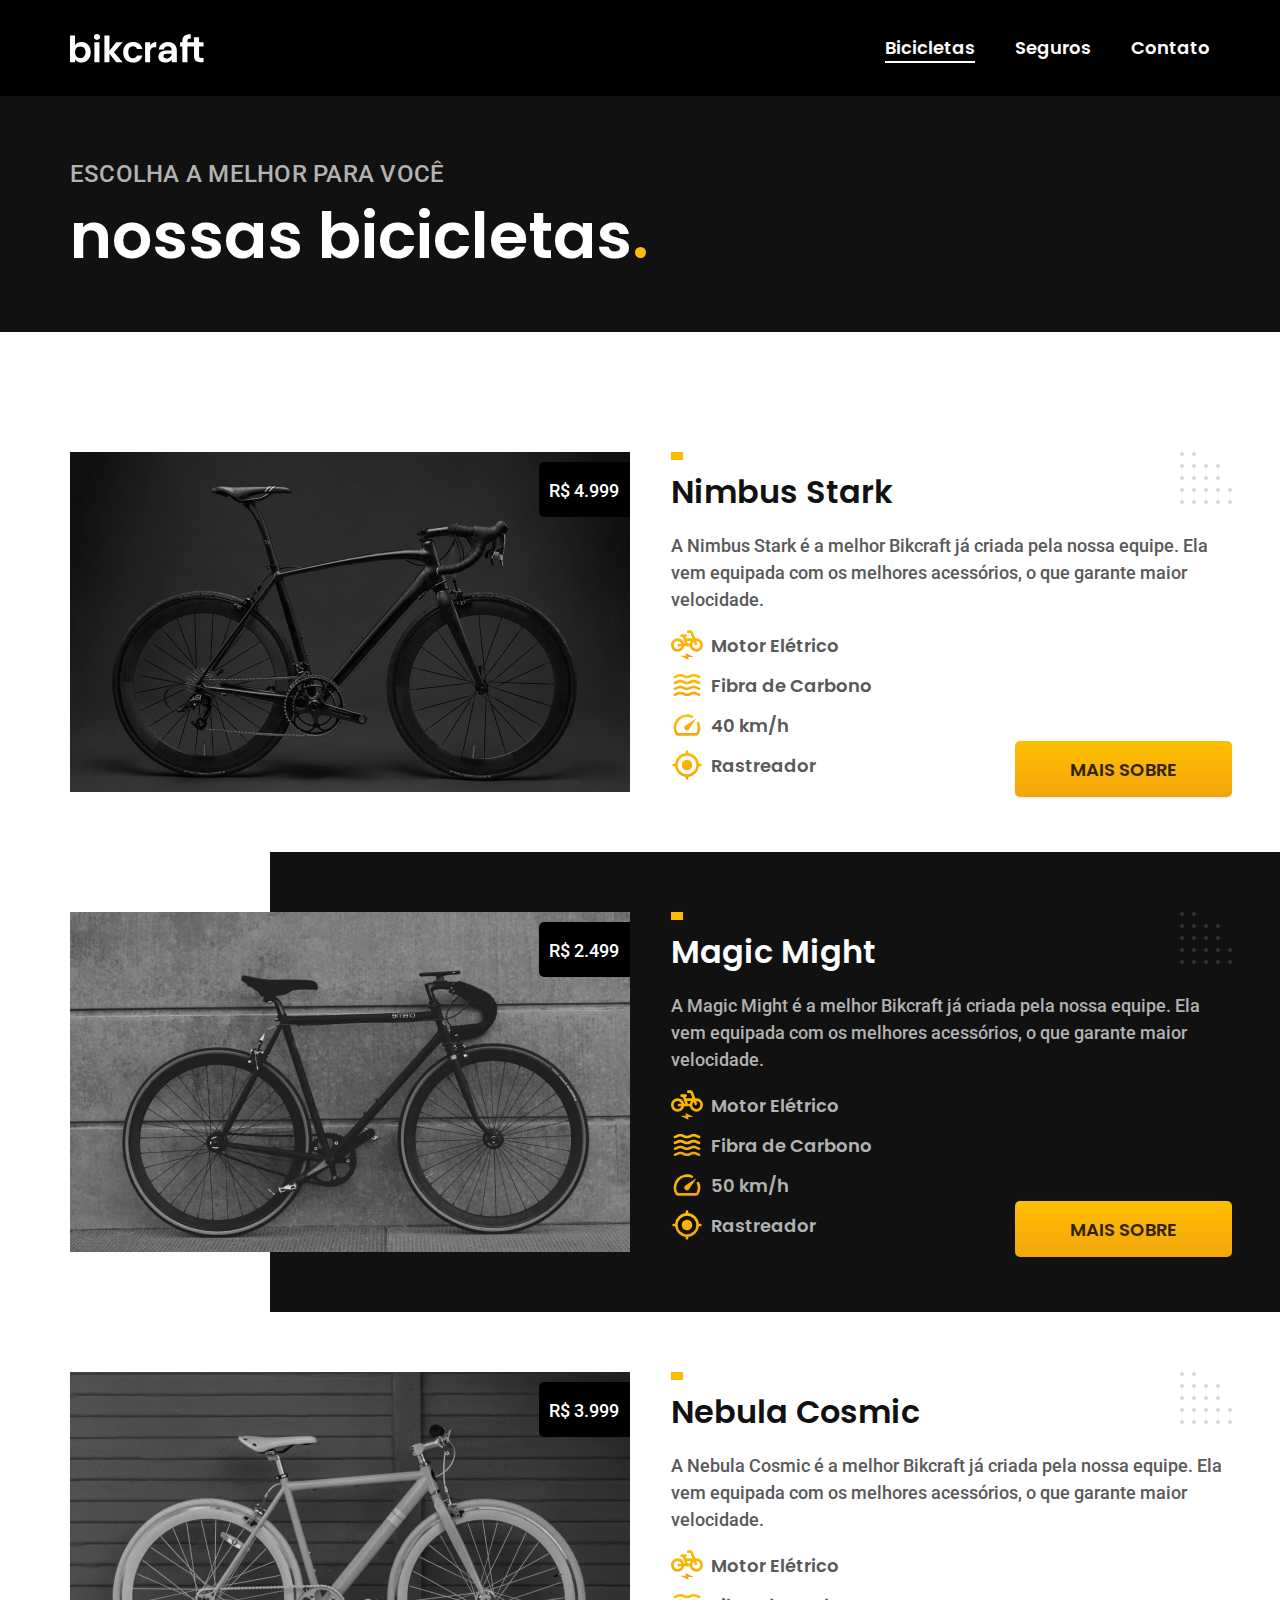
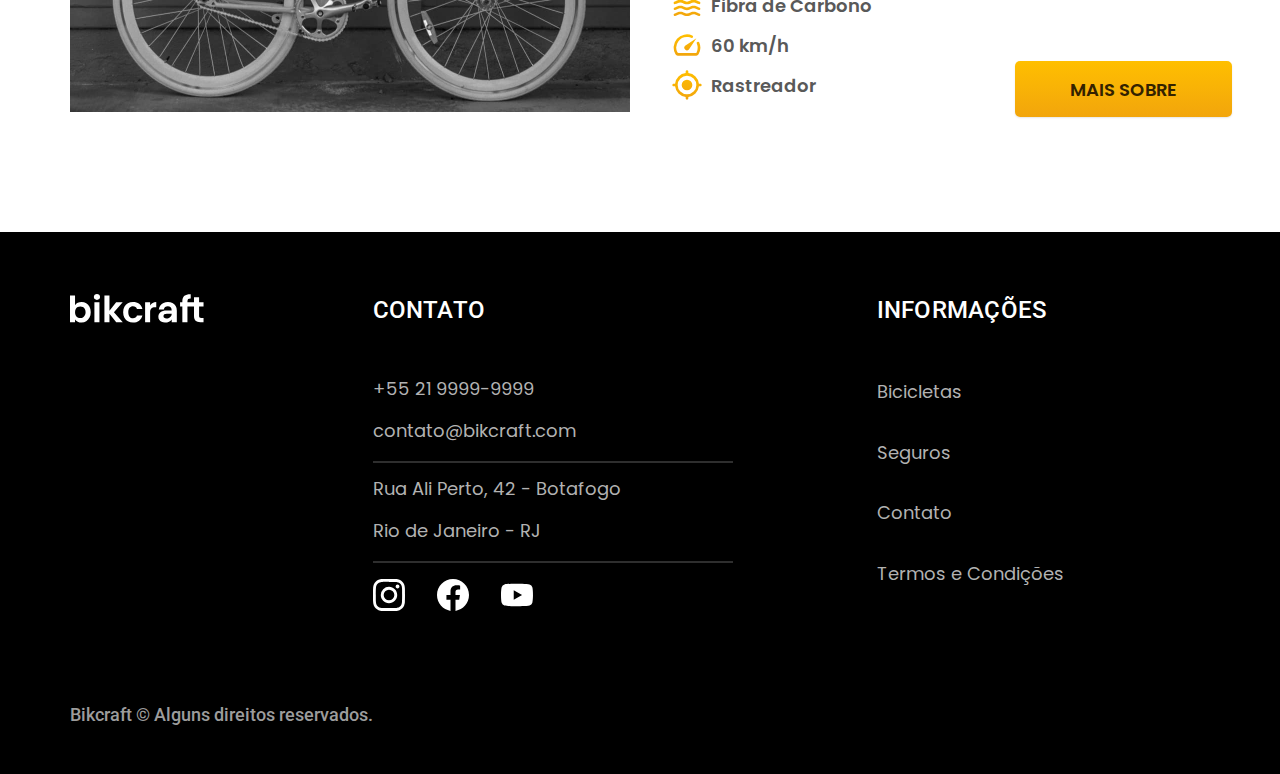
<file: bicicletas.html>
<!DOCTYPE html>
<html lang="pt-br">
<head>
  <meta charset="UTF-8">
  <meta name="viewport" content="width=device-width, initial-scale=1.0">
  <title>Bikcraft - Bicicletas</title>
  <link rel="shortcut icon" href="./img/bikcraft logo.svg" type="image/x-icon">

  <link rel="stylesheet" href="./css/style.min.css">

  <!-- Fonte Poppins 400 e 600 / Roboto 400 e 500 -->
  <link rel="preconnect" href="https://fonts.googleapis.com">
  <link rel="preconnect" href="https://fonts.gstatic.com" crossorigin>
  <link href="https://fonts.googleapis.com/css2?family=Poppins:wght@400;600&family=Roboto:wght@400;500&display=swap" rel="stylesheet">
<script>document.documentElement.classList.add('js')</script>
</head>
<body>
  <header>
    <div class="header">
      <a href="index.html"><img src="./img/bikcraft.svg" alt="Bikcraft"></a>
      <nav class="menu font-1-m-b">
        <ul>
          <li><a href="bicicletas.html">Bicicletas</a></li>
          <li><a href="seguros.html">Seguros</a></li>
          <li><a href="contato.html">Contato</a></li>
        </ul>
      </nav>
  </div>
  </header>

  <main>
    <!-- TÍTULO -->
    <div class="titulo">
      <h2 class="font-2-l-b">escolha a melhor para você</h2>
      <h1 class="font-1-xxl">nossas bicicletas<span>.</span></h1>
    </div>

    <!-- BICICLETAS -->
    <div class="bicicletas">
      <!-- NIMBUS -->
      <div class="bicicletas-a">
        <div class="">
          <img src="./img/bicicletas/nimbus.jpg" alt="Nimbus Stark">
        </div>
        <div class="bicicletas-a-texto">
          <h4 class="font-2-m">R$ 4.999</h4>
          <h3 class="font-1-xl">Nimbus Stark</h3>
          <p class="font-2-m">A Nimbus Stark é a melhor Bikcraft já criada pela nossa equipe. Ela vem equipada com os melhores acessórios, o que garante maior velocidade.</p>
          <ul>
            <li class="font-1-m-b"><img src="./img/icones/eletrica.svg" alt="Motor Elétrico">Motor Elétrico</li>
            <li class="font-1-m-b"><img src="./img/icones/carbono.svg" alt="Fibra de Carbono">Fibra de Carbono</li>
            <li class="font-1-m-b"><img src="./img/icones/velocidade.svg" alt="40 km/h">40 km/h</li>
            <li class="font-1-m-b"><img src="./img/icones/rastreador.svg" alt="Rastreador">Rastreador</li>
          </ul>
          <a href="./nimbus.html" class="button font-1-m-b">Mais sobre</a>
        </div>
      </div>

      <!-- MAGIC -->
      <div class="magic-bg">
        <div class="bicicletas-a">
          <div class="">
            <img src="./img/bicicletas/magic.jpg" alt="Magic Might">
          </div>
          <div class="bicicletas-a-texto">
            <h4 class="font-2-m">R$ 2.499</h4>
            <h3 class="font-1-xl">Magic Might</h3>
            <p class="font-2-m">A Magic Might é a melhor Bikcraft já criada pela nossa equipe. Ela vem equipada com os melhores acessórios, o que garante maior velocidade.</p>
            <ul>
              <li class="font-1-m-b"><img src="./img/icones/eletrica.svg" alt="Motor Elétrico">Motor Elétrico</li>
              <li class="font-1-m-b"><img src="./img/icones/carbono.svg" alt="Fibra de Carbono">Fibra de Carbono</li>
              <li class="font-1-m-b"><img src="./img/icones/velocidade.svg" alt="50 km/h">50 km/h</li>
              <li class="font-1-m-b"><img src="./img/icones/rastreador.svg" alt="Rastreador">Rastreador</li>
            </ul>
            <a href="./magic.html" class="button font-1-m-b">Mais sobre</a>
          </div>
        </div>
      </div>

      <!-- NEBULA -->
      <div class="bicicletas-a">
        <div class="">
          <img src="./img/bicicletas/nebula.jpg" alt="Nebula Cosmic">
        </div>
        <div class="bicicletas-a-texto">
          <h4 class="font-2-m">R$ 3.999</h4>
          <h3 class="font-1-xl">Nebula Cosmic</h3>
          <p class="font-2-m">A Nebula Cosmic é a melhor Bikcraft já criada pela nossa equipe. Ela vem equipada com os melhores acessórios, o que garante maior velocidade.</p>
          <ul>
            <li class="font-1-m-b"><img src="./img/icones/eletrica.svg" alt="Motor Elétrico">Motor Elétrico</li>
            <li class="font-1-m-b"><img src="./img/icones/carbono.svg" alt="Fibra de Carbono">Fibra de Carbono</li>
            <li class="font-1-m-b"><img src="./img/icones/velocidade.svg" alt="60 km/h">60 km/h</li>
            <li class="font-1-m-b"><img src="./img/icones/rastreador.svg" alt="Rastreador">Rastreador</li>
          </ul>
          <a href="./nebula.html" class="button font-1-m-b">Mais sobre</a>
        </div>
      </div>
    </div>
  </main>

  <footer>
    <div class="footer">
      <div class="footer-dados">
        <div class="footer-imagem">
          <img src="./img/bikcraft.svg" alt="">
        </div>
        <div class="footer-contato">
          <h1 class="font-2-l-b">contato</h1>
          <a href="tel:+55 21 9999-9999" class="font-1-m espaco">+55 21 9999-9999</a>
          <a href="mailto:contato@bikcraft.com" class="font-1-m linha">contato@bikcraft.com</a>
          <p class="font-1-m espaco">Rua Ali Perto, 42 - Botafogo</p>
          <p class="font-1-m linha">Rio de Janeiro - RJ</p>
          <div class="footer-social">
            <a href="https://www.instagram.com" target="_blank"><img src="./img/redes/instagram.svg" alt="Instagram Bikcraft" ></a>
            <a href="https://www.facebook.com" target="_blank"><img src="./img/redes/facebook.svg" alt="Facebook Bikcraft" ></a>
            <a href="https://www.youtube.com" target="_blank"><img src="./img/redes/youtube.svg" alt="Youtube Bikcraft" ></a>
          </div>
        </div>
        <div class="footer-informacoes">
          <h1 class="font-2-l-b">informações</h1>
          <a href="./bicicletas.html" class="font-1-m">Bicicletas</a>
          <a href="./seguros.html" class="font-1-m">Seguros</a>
          <a href="./contato.html" class="font-1-m">Contato</a>
          <a href="./termos.html" class="font-1-m">Termos e Condições</a>
        </div>
      </div>
      <div class="footer-direitos">
        <p class="font-2-m">Bikcraft © Alguns direitos reservados.</p>
      </div>
    </div>
  </footer>
  <script src="./js/script.js"></script>
</body>
</html>
</file>
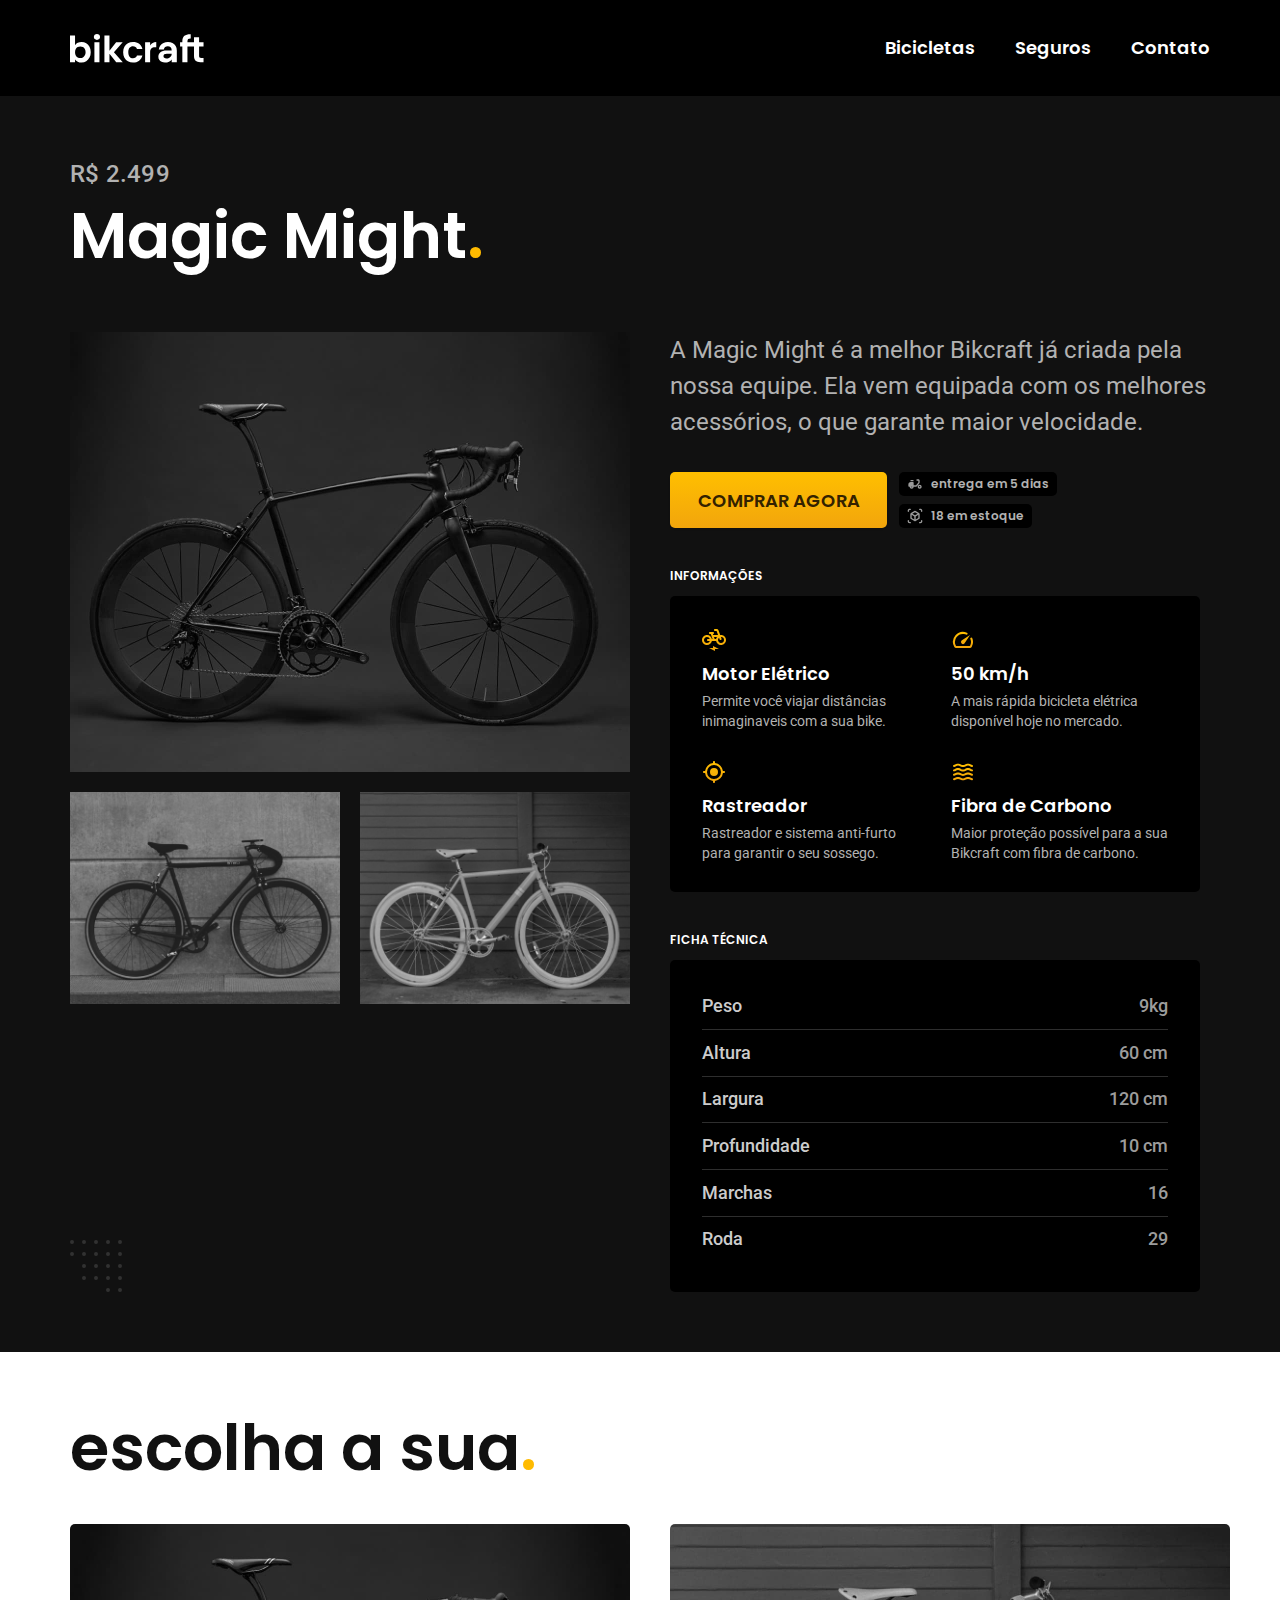
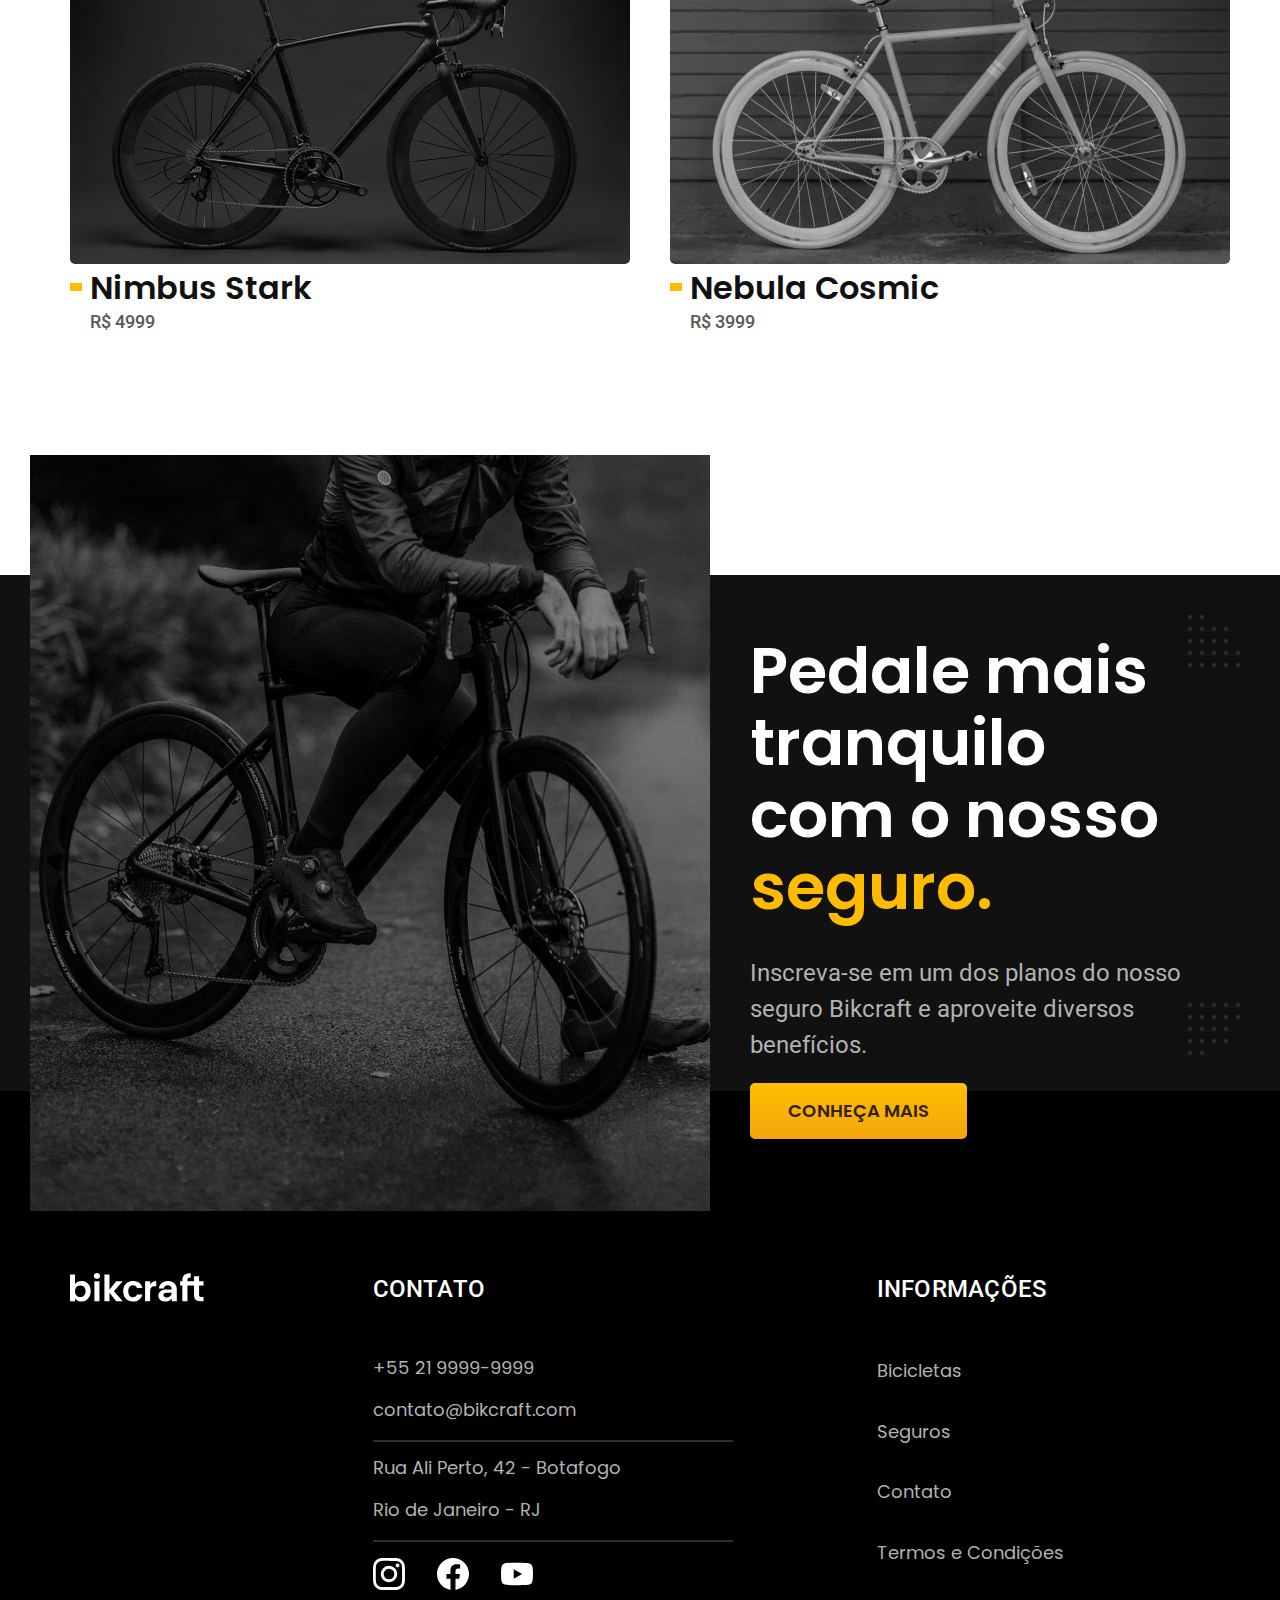
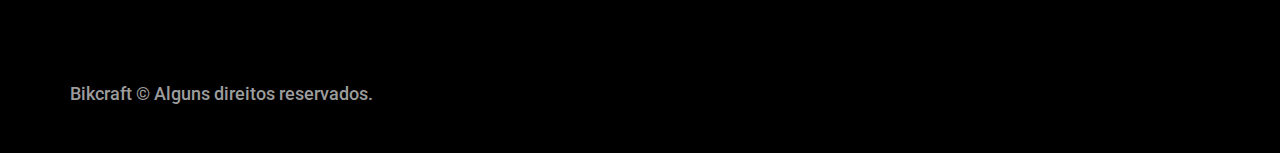
<file: magic.html>
<!DOCTYPE html>
<html lang="pt-br">
<head>
  <meta charset="UTF-8">
  <meta name="viewport" content="width=device-width, initial-scale=1.0">
  <title>Bikcraft - Magic</title>
  <link rel="shortcut icon" href="./img/bikcraft logo.svg" type="image/x-icon">

  <link rel="stylesheet" href="./css/style.min.css">

  <!-- Fonte Poppins 400 e 600 / Roboto 400 e 500 -->
  <link rel="preconnect" href="https://fonts.googleapis.com">
  <link rel="preconnect" href="https://fonts.gstatic.com" crossorigin>
  <link href="https://fonts.googleapis.com/css2?family=Poppins:wght@400;600&family=Roboto:wght@400;500&display=swap" rel="stylesheet">
<script>document.documentElement.classList.add('js')</script>
</head>
<body>
  <header>
    <div class="header">
      <a href="index.html"><img src="./img/bikcraft.svg" alt="Bikcraft"></a>
      <nav class="menu font-1-m-b">
        <ul>
          <li><a href="bicicletas.html">Bicicletas</a></li>
          <li><a href="seguros.html">Seguros</a></li>
          <li><a href="contato.html">Contato</a></li>
        </ul>
      </nav>
  </div>
  </header>

  <main>
    <!-- TÍTULO -->
    <div class="titulo">
      <h2 class="font-2-l-b">R$ 2.499</h2>
      <h1 class="font-1-xxl">Magic Might<span>.</span></h1>
    </div>

    <!-- CONTEÚDO -->
    <div class="conteudo-bicicletas">
      <div class="conteudo-fotos">
        <img class="fotos-alinhar" src="./img/bicicleta/nimbus1.jpg" alt="Magic 1" width="1120px" height="880px">
        <img src="./img/bicicleta/nimbus2.jpg" alt="Magic 2" width="1120px" height="880px">
        <img src="./img/bicicleta/nimbus3.jpg" alt="Magic 3" width="1120px" height="880px">
      </div>

      <div class="conteudo-info">
        <div class="conteudo-info-texto">
          <p class="font-2-l">A Magic Might é a melhor Bikcraft já criada pela nossa equipe. Ela vem equipada com os melhores acessórios, o que garante maior velocidade.</p>
          <div class="detalhe">
            <a class="button font-1-m-b detalhe-botao" href="./orcamento.html?tipo=bikcraft&produto=magic">comprar agora</a>
            <div>
              <p class="conteudo-info-detalhe font-1-xs"><img src="./img/icones/entrega.svg" alt="" width="16px" height="16px">entrega em 5 dias</p>
            </div>
            <div>
              <p class="conteudo-info-detalhe font-1-xs"><img src="./img/icones/estoque.svg" alt="" width="16px" height="16px">18 em estoque</p>
            </div>
          </div>

          <h2 class="font-1-xs">informações</h2>
        </div>
        <div class="conteudo-informacoes">
          <div class="conteudo-informacoes-info">
            <img src="./img/icones/eletrica.svg" alt="Motor Elétrico">
            <h3 class="font-1-m-b">Motor Elétrico</h3>
            <h4 class="font-2-xs">Permite você viajar distâncias inimaginaveis com a sua bike.</h4>
          </div>
          <div class="conteudo-informacoes-info">
            <img src="./img/icones/velocidade.svg" alt="40 km/h">
            <h3 class="font-1-m-b">50 km/h</h3>
            <h4 class="font-2-xs">A mais rápida bicicleta elétrica disponível hoje no mercado.</h4>
          </div>
          <div class="conteudo-informacoes-info">
            <img src="./img/icones/rastreador.svg" alt="Rastreador">
            <h3 class="font-1-m-b">Rastreador</h3>
            <h4 class="font-2-xs">Rastreador e sistema anti-furto para garantir o seu sossego.</h4>
          </div>
          <div class="conteudo-informacoes-info">
            <img src="./img/icones/carbono.svg" alt="Fibra de Carbono">
            <h3 class="font-1-m-b">Fibra de Carbono</h3>
            <h4 class="font-2-xs">Maior proteção possível para a sua Bikcraft com fibra de carbono.</h4>
          </div>
        </div>

        <!-- FICHA TÉCNICA -->
        <DIV class="conteudo-ficha">
          <h2 class="font-1-xs">ficha técnica</h2>
          <div class="ficha-tecnica">
            <p class="font-2-m ficha-linha">Peso</p>
            <p class="font-2-m">9kg</p>
            <p class="font-2-m ficha-linha">Altura</p>
            <p class="font-2-m">60 cm</p>
            <p class="font-2-m ficha-linha">Largura</p>
            <p class="font-2-m">120 cm</p>
            <p class="font-2-m ficha-linha">Profundidade</p>
            <p class="font-2-m">10 cm</p>
            <p class="font-2-m ficha-linha">Marchas</p>
            <p class="font-2-m">16</p>
            <p class="font-2-m">Roda</p>
            <p class="font-2-m">29</p>

          </div>
        </DIV>
      </div>
    </div>

    <!-- ESCOLHA A SUA -->
    <div class="bicicleta">
      <h2 class="font-1-xxl">escolha a sua<span>.</span></h2>
            <div class="bicicleta-conteudo">
        <div class="bicicleta-conteudo-unidade">
          <a href="./nimbus.html">
            <img src="./img/bicicletas/nimbus.jpg" width="1120" height="680" alt="Magic Might">
            <h3 class="font-1-xl">Nimbus Stark</h3>
            <p class="font-2-m">R$ 4999</p>
          </a>
        </div>
        
        <div class="bicicleta-conteudo-unidade">
          <a href="./nebula.html">
            <img src="./img/bicicletas/nebula.jpg" width="1120" height="680" alt="Nebula Cosmic">
            <h3 class="font-1-xl">Nebula Cosmic</h3>
            <p class="font-2-m">R$ 3999</p>
          </a>
        </div>
      </div>      
    </div>

    <!-- SEGURO -->
    <div class="bicicleta-seguro">
      <div class="seguro-img">
        <img src="./img/fotos/seguros.jpg" alt="Segeuros" width="1360px" height="1512px">
      </div>

      <div class="seguro-texto">
        <h2 class="font-1-xxl">Pedale mais tranquilo com o nosso <span>seguro.</span></h2>
        <p class="font-2-l">Inscreva-se em um dos planos do nosso seguro Bikcraft e aproveite diversos benefícios.</p>
        <a class="button font-1-m-b" href="./seguros.html">conheça mais</a>
      </div>
    </div>
  </main>

  <footer>
    <div class="footer">
      <div class="footer-dados">
        <div class="footer-imagem">
          <img src="./img/bikcraft.svg" alt="">
        </div>
        <div class="footer-contato">
          <h1 class="font-2-l-b">contato</h1>
          <a href="tel:+55 21 9999-9999" class="font-1-m espaco">+55 21 9999-9999</a>
          <a href="mailto:contato@bikcraft.com" class="font-1-m linha">contato@bikcraft.com</a>
          <p class="font-1-m espaco">Rua Ali Perto, 42 - Botafogo</p>
          <p class="font-1-m linha">Rio de Janeiro - RJ</p>
          <div class="footer-social">
            <a href="https://www.instagram.com" target="_blank"><img src="./img/redes/instagram.svg" alt="Instagram Bikcraft" ></a>
            <a href="https://www.facebook.com" target="_blank"><img src="./img/redes/facebook.svg" alt="Facebook Bikcraft" ></a>
            <a href="https://www.youtube.com" target="_blank"><img src="./img/redes/youtube.svg" alt="Youtube Bikcraft" ></a>
          </div>
        </div>
        <div class="footer-informacoes">
          <h1 class="font-2-l-b">informações</h1>
          <a href="./bicicletas.html" class="font-1-m">Bicicletas</a>
          <a href="./seguros.html" class="font-1-m">Seguros</a>
          <a href="./contato.html" class="font-1-m">Contato</a>
          <a href="./termos.html" class="font-1-m">Termos e Condições</a>
        </div>
      </div>
      <div class="footer-direitos">
        <p class="font-2-m">Bikcraft © Alguns direitos reservados.</p>
      </div>
    </div>
  </footer>
  <script src="./js/script.js"></script>
</body>
</html>
</file>
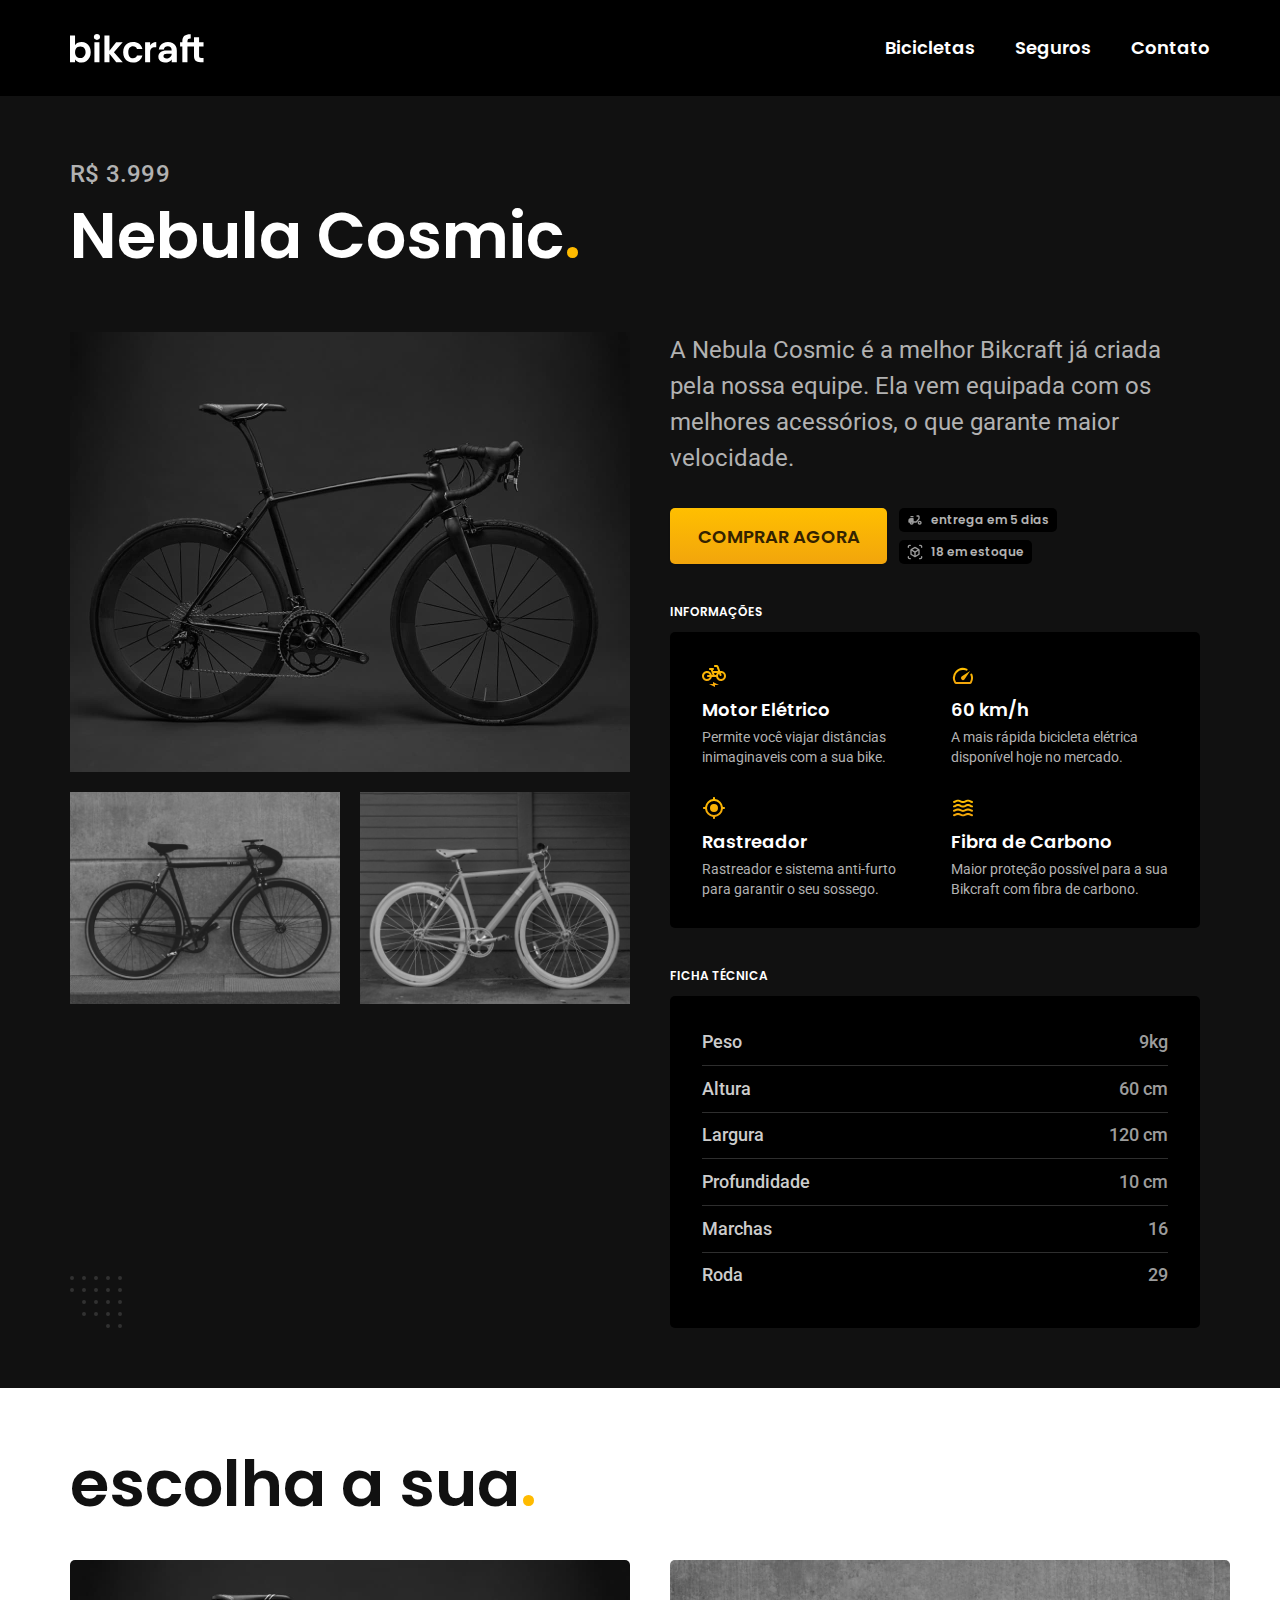
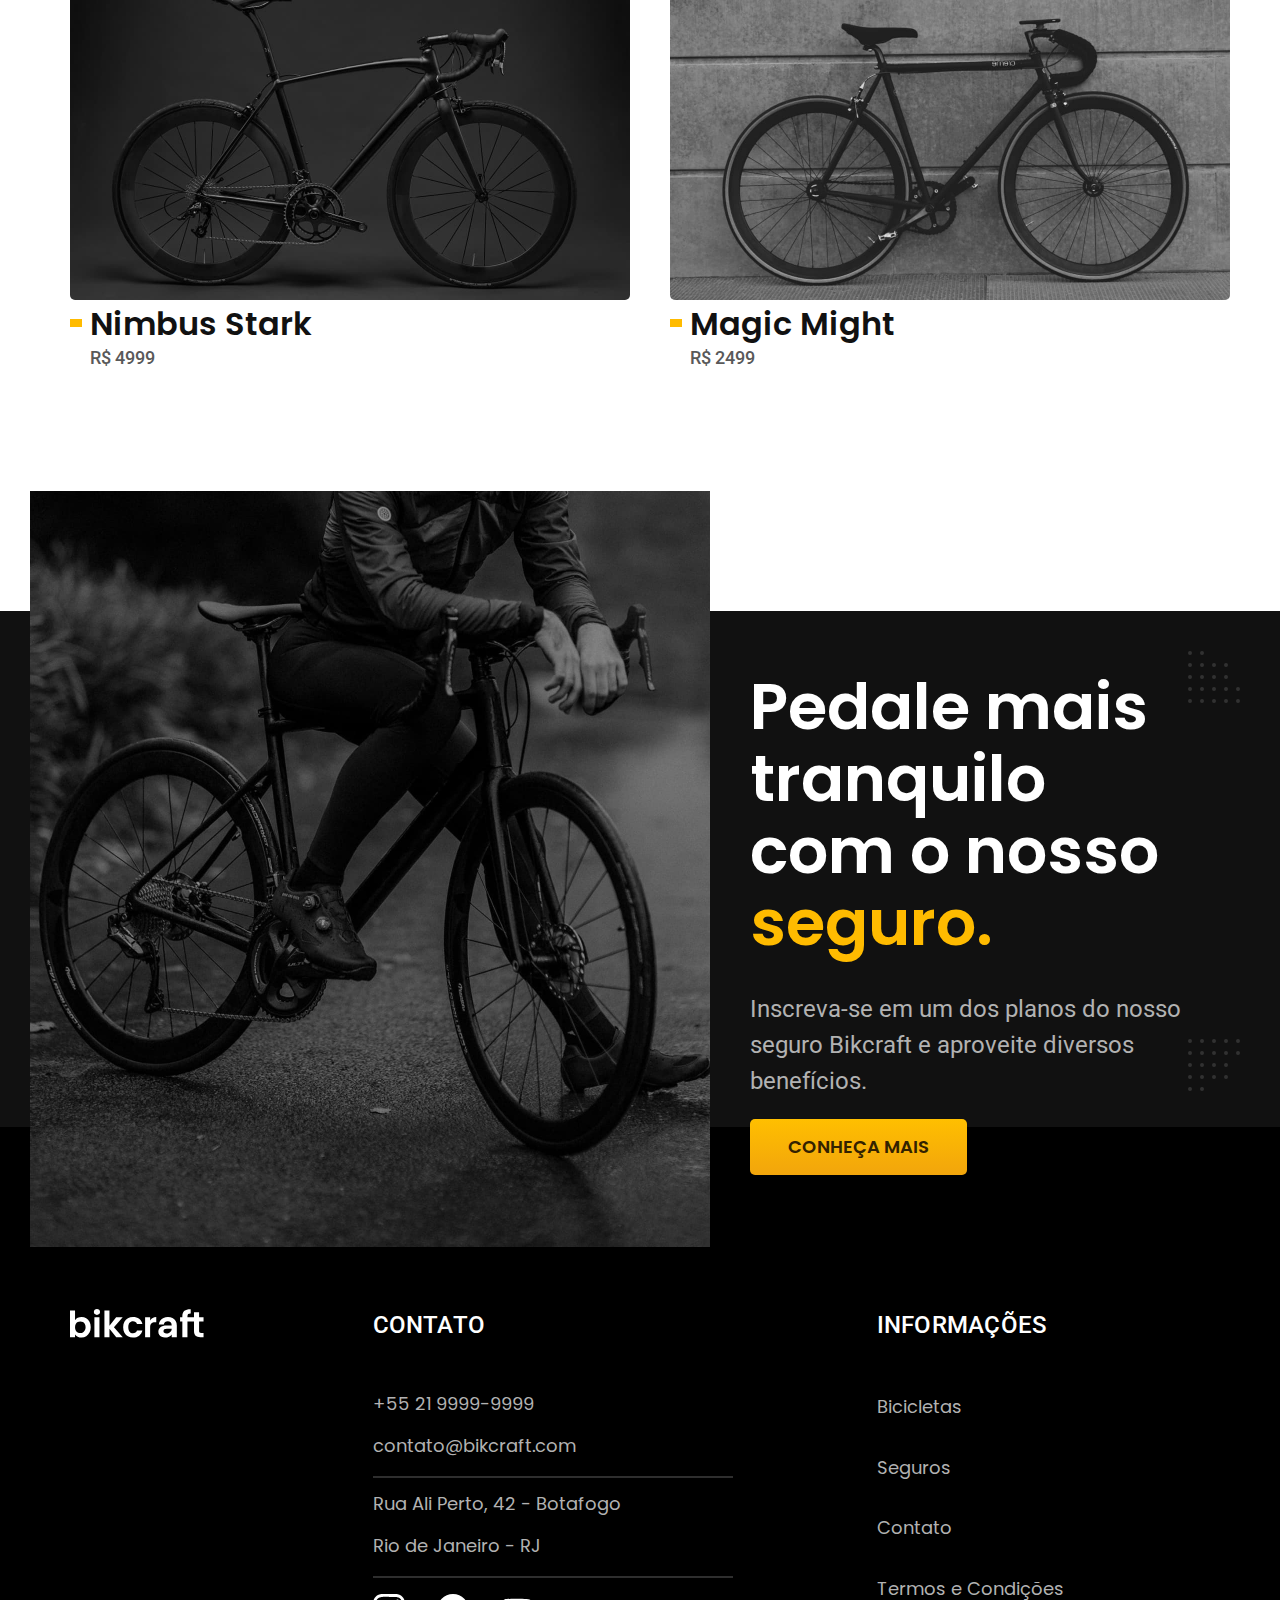
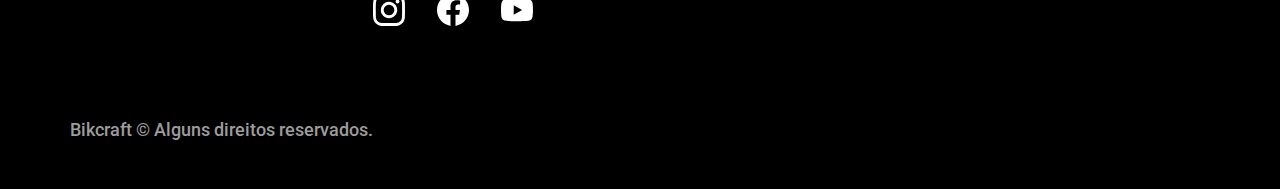
<file: nebula.html>
<!DOCTYPE html>
<html lang="pt-br">
<head>
  <meta charset="UTF-8">
  <meta name="viewport" content="width=device-width, initial-scale=1.0">
  <title>Bikcraft - Nebula</title>
  <link rel="shortcut icon" href="./img/bikcraft logo.svg" type="image/x-icon">

  <link rel="stylesheet" href="./css/style.min.css">

  <!-- Fonte Poppins 400 e 600 / Roboto 400 e 500 -->
  <link rel="preconnect" href="https://fonts.googleapis.com">
  <link rel="preconnect" href="https://fonts.gstatic.com" crossorigin>
  <link href="https://fonts.googleapis.com/css2?family=Poppins:wght@400;600&family=Roboto:wght@400;500&display=swap" rel="stylesheet">
<script>document.documentElement.classList.add('js')</script>
</head>
<body>
  <header>
    <div class="header">
      <a href="index.html"><img src="./img/bikcraft.svg" alt="Bikcraft"></a>
      <nav class="menu font-1-m-b">
        <ul>
          <li><a href="bicicletas.html">Bicicletas</a></li>
          <li><a href="seguros.html">Seguros</a></li>
          <li><a href="contato.html">Contato</a></li>
        </ul>
      </nav>
  </div>
  </header>

  <main>
    <!-- TÍTULO -->
    <div class="titulo">
      <h2 class="font-2-l-b">R$ 3.999</h2>
      <h1 class="font-1-xxl">Nebula Cosmic<span>.</span></h1>
    </div>

    <!-- CONTEÚDO -->
    <div class="conteudo-bicicletas">
      <div class="conteudo-fotos">
        <img class="fotos-alinhar" src="./img/bicicleta/nimbus1.jpg" alt="Nebula 1" width="1120px" height="880px">
        <img src="./img/bicicleta/nimbus2.jpg" alt="Nebula 2" width="1120px" height="880px">
        <img src="./img/bicicleta/nimbus3.jpg" alt="Nebula 3" width="1120px" height="880px">
      </div>

      <div class="conteudo-info">
        <div class="conteudo-info-texto">
          <p class="font-2-l">A Nebula Cosmic é a melhor Bikcraft já criada pela nossa equipe. Ela vem equipada com os melhores acessórios, o que garante maior velocidade.</p>
          <div class="detalhe">
            <a class="button font-1-m-b detalhe-botao" href="./orcamento.html?tipo=bikcraft&produto=nebula">comprar agora</a>
            <div>
              <p class="conteudo-info-detalhe font-1-xs"><img src="./img/icones/entrega.svg" alt="" width="16px" height="16px">entrega em 5 dias</p>
            </div>
            <div>
              <p class="conteudo-info-detalhe font-1-xs"><img src="./img/icones/estoque.svg" alt="" width="16px" height="16px">18 em estoque</p>
            </div>
          </div>

          <h2 class="font-1-xs">informações</h2>
        </div>
        <div class="conteudo-informacoes">
          <div class="conteudo-informacoes-info">
            <img src="./img/icones/eletrica.svg" alt="Motor Elétrico">
            <h3 class="font-1-m-b">Motor Elétrico</h3>
            <h4 class="font-2-xs">Permite você viajar distâncias inimaginaveis com a sua bike.</h4>
          </div>
          <div class="conteudo-informacoes-info">
            <img src="./img/icones/velocidade.svg" alt="40 km/h">
            <h3 class="font-1-m-b">60 km/h</h3>
            <h4 class="font-2-xs">A mais rápida bicicleta elétrica disponível hoje no mercado.</h4>
          </div>
          <div class="conteudo-informacoes-info">
            <img src="./img/icones/rastreador.svg" alt="Rastreador">
            <h3 class="font-1-m-b">Rastreador</h3>
            <h4 class="font-2-xs">Rastreador e sistema anti-furto para garantir o seu sossego.</h4>
          </div>
          <div class="conteudo-informacoes-info">
            <img src="./img/icones/carbono.svg" alt="Fibra de Carbono">
            <h3 class="font-1-m-b">Fibra de Carbono</h3>
            <h4 class="font-2-xs">Maior proteção possível para a sua Bikcraft com fibra de carbono.</h4>
          </div>
        </div>

        <!-- FICHA TÉCNICA -->
        <DIV class="conteudo-ficha">
          <h2 class="font-1-xs">ficha técnica</h2>
          <div class="ficha-tecnica">
            <p class="font-2-m ficha-linha">Peso</p>
            <p class="font-2-m">9kg</p>
            <p class="font-2-m ficha-linha">Altura</p>
            <p class="font-2-m">60 cm</p>
            <p class="font-2-m ficha-linha">Largura</p>
            <p class="font-2-m">120 cm</p>
            <p class="font-2-m ficha-linha">Profundidade</p>
            <p class="font-2-m">10 cm</p>
            <p class="font-2-m ficha-linha">Marchas</p>
            <p class="font-2-m">16</p>
            <p class="font-2-m">Roda</p>
            <p class="font-2-m">29</p>

          </div>
        </DIV>
      </div>
    </div>

    <!-- ESCOLHA A SUA -->
    <div class="bicicleta">
      <h2 class="font-1-xxl">escolha a sua<span>.</span></h2>
            <div class="bicicleta-conteudo">
        <div class="bicicleta-conteudo-unidade">
          <a href="./nimbus.html">
            <img src="./img/bicicletas/nimbus.jpg" width="1120" height="680" alt="Magic Might">
            <h3 class="font-1-xl">Nimbus Stark</h3>
            <p class="font-2-m">R$ 4999</p>
          </a>
        </div>
        
        <div class="bicicleta-conteudo-unidade">
          <a href="./magic.html">
            <img src="./img/bicicletas/magic.jpg" width="1120" height="680" alt="Nebula Cosmic">
            <h3 class="font-1-xl">Magic Might</h3>
            <p class="font-2-m">R$ 2499</p>
          </a>
        </div>
      </div>      
    </div>

    <!-- SEGURO -->
    <div class="bicicleta-seguro">
      <div class="seguro-img">
        <img src="./img/fotos/seguros.jpg" alt="Segeuros" width="1360px" height="1512px">
      </div>

      <div class="seguro-texto">
        <h2 class="font-1-xxl">Pedale mais tranquilo com o nosso <span>seguro.</span></h2>
        <p class="font-2-l">Inscreva-se em um dos planos do nosso seguro Bikcraft e aproveite diversos benefícios.</p>
        <a class="button font-1-m-b" href="./seguros.html">conheça mais</a>
      </div>
    </div>
  </main>

  <footer>
    <div class="footer">
      <div class="footer-dados">
        <div class="footer-imagem">
          <img src="./img/bikcraft.svg" alt="">
        </div>
        <div class="footer-contato">
          <h1 class="font-2-l-b">contato</h1>
          <a href="tel:+55 21 9999-9999" class="font-1-m espaco">+55 21 9999-9999</a>
          <a href="mailto:contato@bikcraft.com" class="font-1-m linha">contato@bikcraft.com</a>
          <p class="font-1-m espaco">Rua Ali Perto, 42 - Botafogo</p>
          <p class="font-1-m linha">Rio de Janeiro - RJ</p>
          <div class="footer-social">
            <a href="https://www.instagram.com" target="_blank"><img src="./img/redes/instagram.svg" alt="Instagram Bikcraft" ></a>
            <a href="https://www.facebook.com" target="_blank"><img src="./img/redes/facebook.svg" alt="Facebook Bikcraft" ></a>
            <a href="https://www.youtube.com" target="_blank"><img src="./img/redes/youtube.svg" alt="Youtube Bikcraft" ></a>
          </div>
        </div>
        <div class="footer-informacoes">
          <h1 class="font-2-l-b">informações</h1>
          <a href="./bicicletas.html" class="font-1-m">Bicicletas</a>
          <a href="./seguros.html" class="font-1-m">Seguros</a>
          <a href="./contato.html" class="font-1-m">Contato</a>
          <a href="./termos.html" class="font-1-m">Termos e Condições</a>
        </div>
      </div>
      <div class="footer-direitos">
        <p class="font-2-m">Bikcraft © Alguns direitos reservados.</p>
      </div>
    </div>
  </footer>
  <script src="./js/script.js"></script>
</body>
</html>
</file>
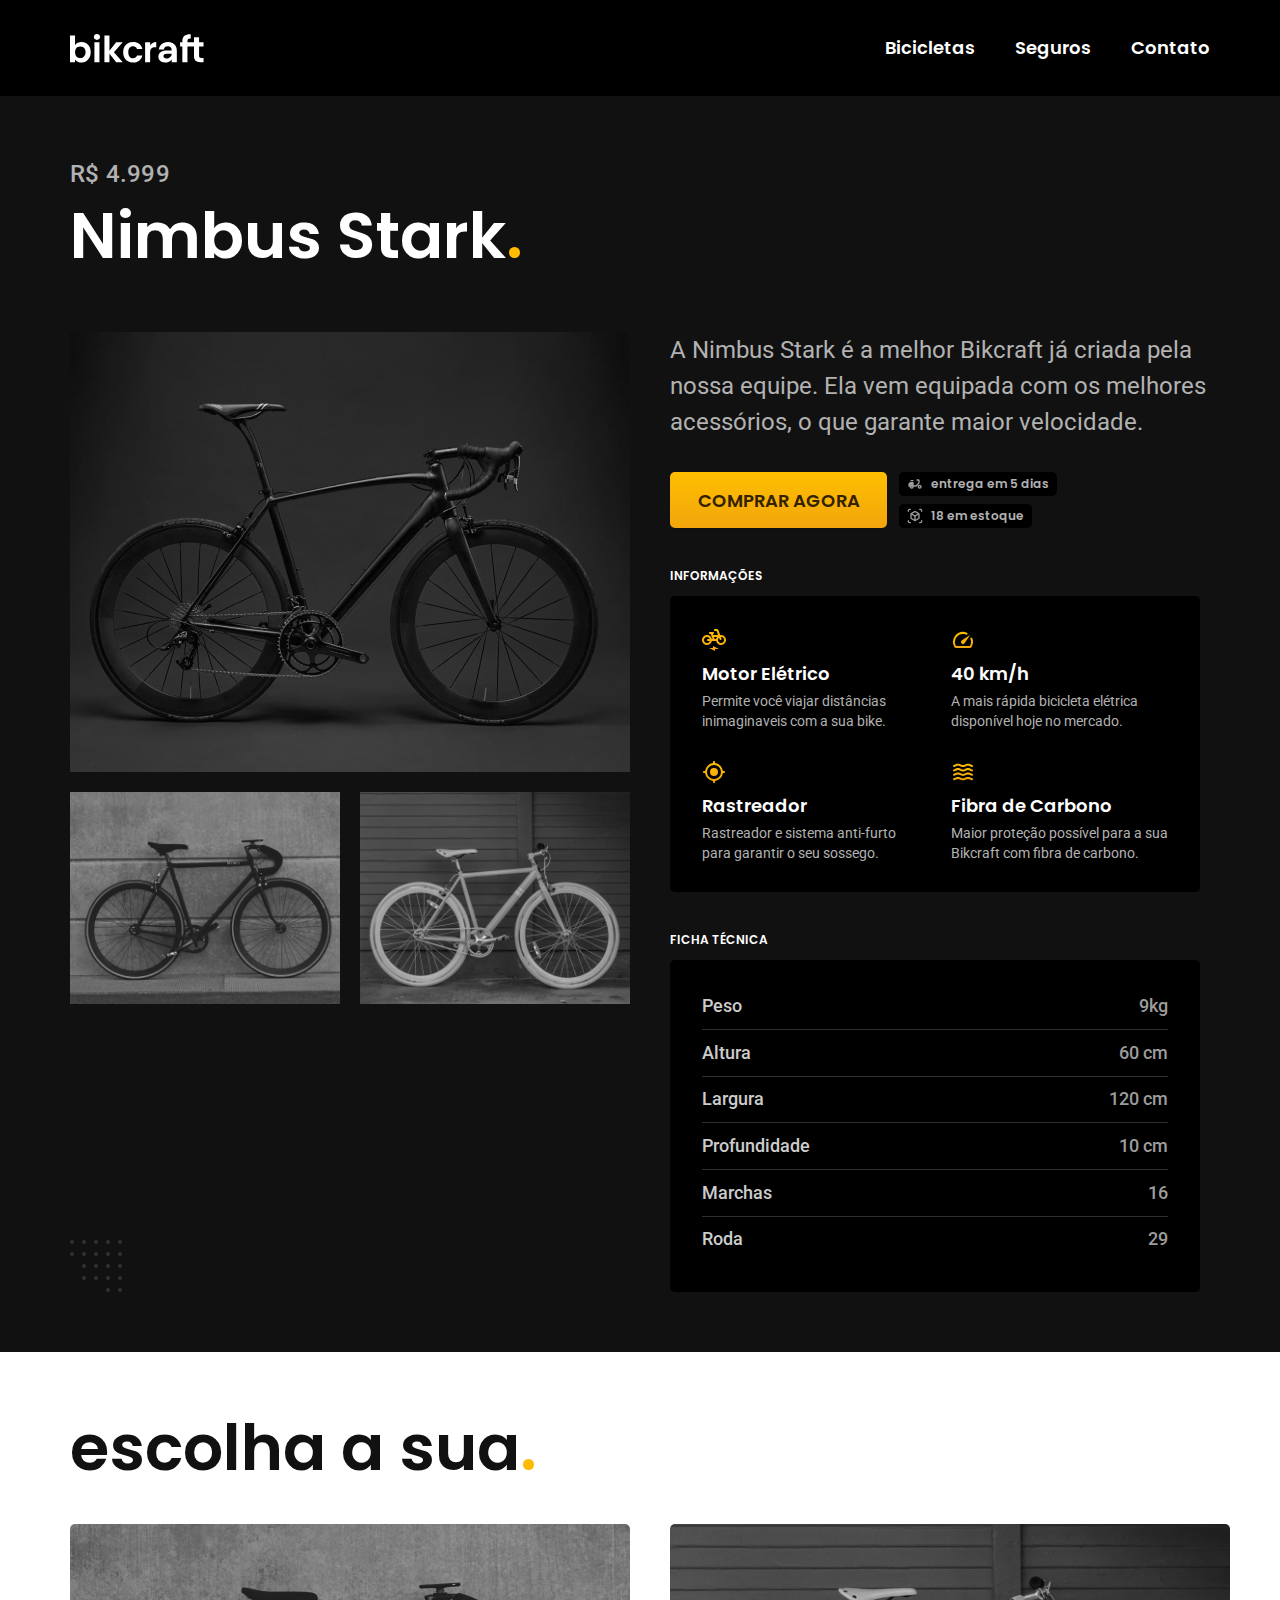
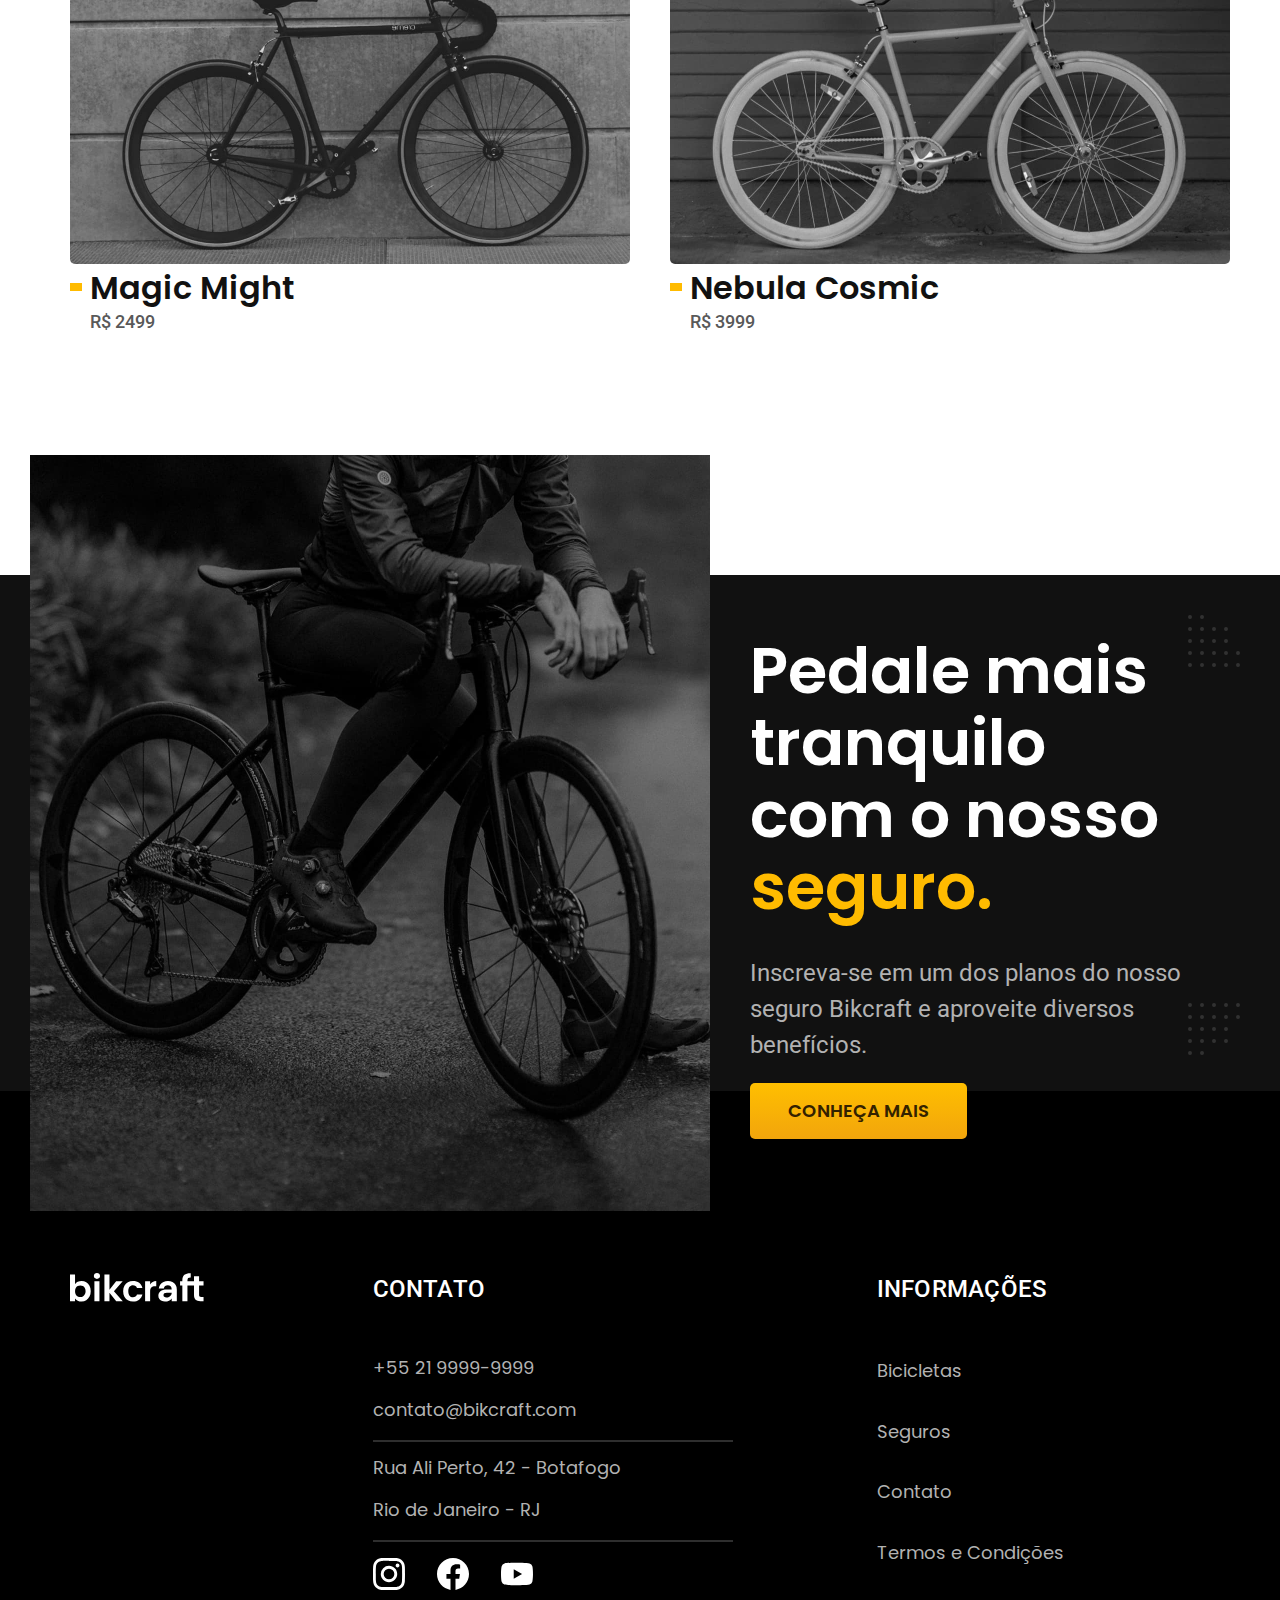
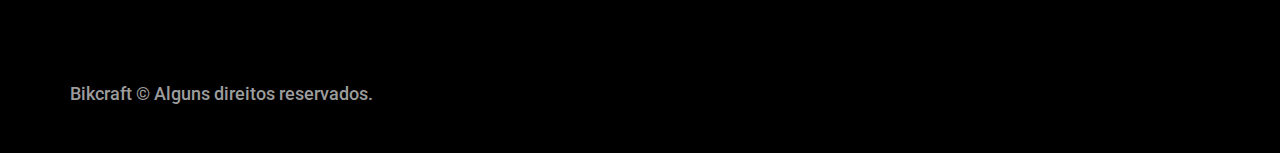
<file: nimbus.html>
<!DOCTYPE html>
<html lang="pt-br">
<head>
  <meta charset="UTF-8">
  <meta name="viewport" content="width=device-width, initial-scale=1.0">
  <title>Bikcraft - Nimbus</title>
  <link rel="shortcut icon" href="./img/bikcraft logo.svg" type="image/x-icon">

  <link rel="stylesheet" href="./css/style.min.css">

  <!-- Fonte Poppins 400 e 600 / Roboto 400 e 500 -->
  <link rel="preconnect" href="https://fonts.googleapis.com">
  <link rel="preconnect" href="https://fonts.gstatic.com" crossorigin>
  <link href="https://fonts.googleapis.com/css2?family=Poppins:wght@400;600&family=Roboto:wght@400;500&display=swap" rel="stylesheet">
<script>document.documentElement.classList.add('js')</script>
</head>
<body>
  <header>
    <div class="header">
      <a href="index.html"><img src="./img/bikcraft.svg" alt="Bikcraft"></a>
      <nav class="menu font-1-m-b">
        <ul>
          <li><a href="bicicletas.html">Bicicletas</a></li>
          <li><a href="seguros.html">Seguros</a></li>
          <li><a href="contato.html">Contato</a></li>
        </ul>
      </nav>
  </div>
  </header>

  <main>
    <!-- TÍTULO -->
    <div class="titulo">
      <h2 class="font-2-l-b">R$ 4.999</h2>
      <h1 class="font-1-xxl">Nimbus Stark<span>.</span></h1>
    </div>

    <!-- CONTEÚDO -->
    <div class="conteudo-bicicletas">
      <div class="conteudo-fotos">
        <img src="./img/bicicleta/nimbus1.jpg" alt="Nimbus 1" width="1120px" height="880px">
        <img src="./img/bicicleta/nimbus2.jpg" alt="Nimbus 2" width="1120px" height="880px">
        <img src="./img/bicicleta/nimbus3.jpg" alt="Nimbus 3" width="1120px" height="880px">
      </div>

      <div class="conteudo-info">
        <div class="conteudo-info-texto">
          <p class="font-2-l">A Nimbus Stark é a melhor Bikcraft já criada pela nossa equipe. Ela vem equipada com os melhores acessórios, o que garante maior velocidade.</p>
          <div class="detalhe">
            <a class="button font-1-m-b detalhe-botao" href="./orcamento.html?tipo=bikcraft&produto=nimbus">comprar agora</a>
            <div>
              <p class="conteudo-info-detalhe font-1-xs"><img src="./img/icones/entrega.svg" alt="" width="16px" height="16px">entrega em 5 dias</p>
            </div>
            <div>
              <p class="conteudo-info-detalhe font-1-xs"><img src="./img/icones/estoque.svg" alt="" width="16px" height="16px">18 em estoque</p>
            </div>
          </div>

          <h2 class="font-1-xs">informações</h2>
        </div>
        <div class="conteudo-informacoes">
          <div class="conteudo-informacoes-info">
            <img src="./img/icones/eletrica.svg" alt="Motor Elétrico">
            <h3 class="font-1-m-b">Motor Elétrico</h3>
            <h4 class="font-2-xs">Permite você viajar distâncias inimaginaveis com a sua bike.</h4>
          </div>
          <div class="conteudo-informacoes-info">
            <img src="./img/icones/velocidade.svg" alt="40 km/h">
            <h3 class="font-1-m-b">40 km/h</h3>
            <h4 class="font-2-xs">A mais rápida bicicleta elétrica disponível hoje no mercado.</h4>
          </div>
          <div class="conteudo-informacoes-info">
            <img src="./img/icones/rastreador.svg" alt="Rastreador">
            <h3 class="font-1-m-b">Rastreador</h3>
            <h4 class="font-2-xs">Rastreador e sistema anti-furto para garantir o seu sossego.</h4>
          </div>
          <div class="conteudo-informacoes-info">
            <img src="./img/icones/carbono.svg" alt="Fibra de Carbono">
            <h3 class="font-1-m-b">Fibra de Carbono</h3>
            <h4 class="font-2-xs">Maior proteção possível para a sua Bikcraft com fibra de carbono.</h4>
          </div>
        </div>

        <!-- FICHA TÉCNICA -->
        <DIV class="conteudo-ficha">
          <h2 class="font-1-xs">ficha técnica</h2>
          <div class="ficha-tecnica">
            <p class="font-2-m ficha-linha">Peso</p>
            <p class="font-2-m">9kg</p>
            <p class="font-2-m ficha-linha">Altura</p>
            <p class="font-2-m">60 cm</p>
            <p class="font-2-m ficha-linha">Largura</p>
            <p class="font-2-m">120 cm</p>
            <p class="font-2-m ficha-linha">Profundidade</p>
            <p class="font-2-m">10 cm</p>
            <p class="font-2-m ficha-linha">Marchas</p>
            <p class="font-2-m">16</p>
            <p class="font-2-m">Roda</p>
            <p class="font-2-m">29</p>

          </div>
        </DIV>
      </div>
    </div>

    <!-- ESCOLHA A SUA -->
    <div class="bicicleta">
      <h2 class="font-1-xxl">escolha a sua<span>.</span></h2>
            <div class="bicicleta-conteudo">
        <div class="bicicleta-conteudo-unidade">
          <a href="./magic.html">
            <img src="./img/bicicletas/magic.jpg" width="1120" height="680" alt="Magic Might">
            <h3 class="font-1-xl">Magic Might</h3>
            <p class="font-2-m">R$ 2499</p>
          </a>
        </div>
        
        <div class="bicicleta-conteudo-unidade">
          <a href="./nebula.html">
            <img src="./img/bicicletas/nebula.jpg" width="1120" height="680" alt="Nebula Cosmic">
            <h3 class="font-1-xl">Nebula Cosmic</h3>
            <p class="font-2-m">R$ 3999</p>
          </a>
        </div>
      </div>      
    </div>

    <!-- SEGURO -->
    <div class="bicicleta-seguro">
      <div class="seguro-img">
        <img src="./img/fotos/seguros.jpg" alt="Segeuros" width="1360px" height="1512px">
      </div>

      <div class="seguro-texto">
        <h2 class="font-1-xxl">Pedale mais tranquilo com o nosso <span>seguro.</span></h2>
        <p class="font-2-l">Inscreva-se em um dos planos do nosso seguro Bikcraft e aproveite diversos benefícios.</p>
        <a class="button font-1-m-b" href="./seguros.html">conheça mais</a>
      </div>
    </div>
  </main>

  <footer>
    <div class="footer">
      <div class="footer-dados">
        <div class="footer-imagem">
          <img src="./img/bikcraft.svg" alt="">
        </div>
        <div class="footer-contato">
          <h1 class="font-2-l-b">contato</h1>
          <a href="tel:+55 21 9999-9999" class="font-1-m espaco">+55 21 9999-9999</a>
          <a href="mailto:contato@bikcraft.com" class="font-1-m linha">contato@bikcraft.com</a>
          <p class="font-1-m espaco">Rua Ali Perto, 42 - Botafogo</p>
          <p class="font-1-m linha">Rio de Janeiro - RJ</p>
          <div class="footer-social">
            <a href="https://www.instagram.com" target="_blank"><img src="./img/redes/instagram.svg" alt="Instagram Bikcraft" ></a>
            <a href="https://www.facebook.com" target="_blank"><img src="./img/redes/facebook.svg" alt="Facebook Bikcraft" ></a>
            <a href="https://www.youtube.com" target="_blank"><img src="./img/redes/youtube.svg" alt="Youtube Bikcraft" ></a>
          </div>
        </div>
        <div class="footer-informacoes">
          <h1 class="font-2-l-b">informações</h1>
          <a href="./bicicletas.html" class="font-1-m">Bicicletas</a>
          <a href="./seguros.html" class="font-1-m">Seguros</a>
          <a href="./contato.html" class="font-1-m">Contato</a>
          <a href="./termos.html" class="font-1-m">Termos e Condições</a>
        </div>
      </div>
      <div class="footer-direitos">
        <p class="font-2-m">Bikcraft © Alguns direitos reservados.</p>
      </div>
    </div>
  </footer>
  <script src="./js/script.js"></script>
</body>
</html>
</file>
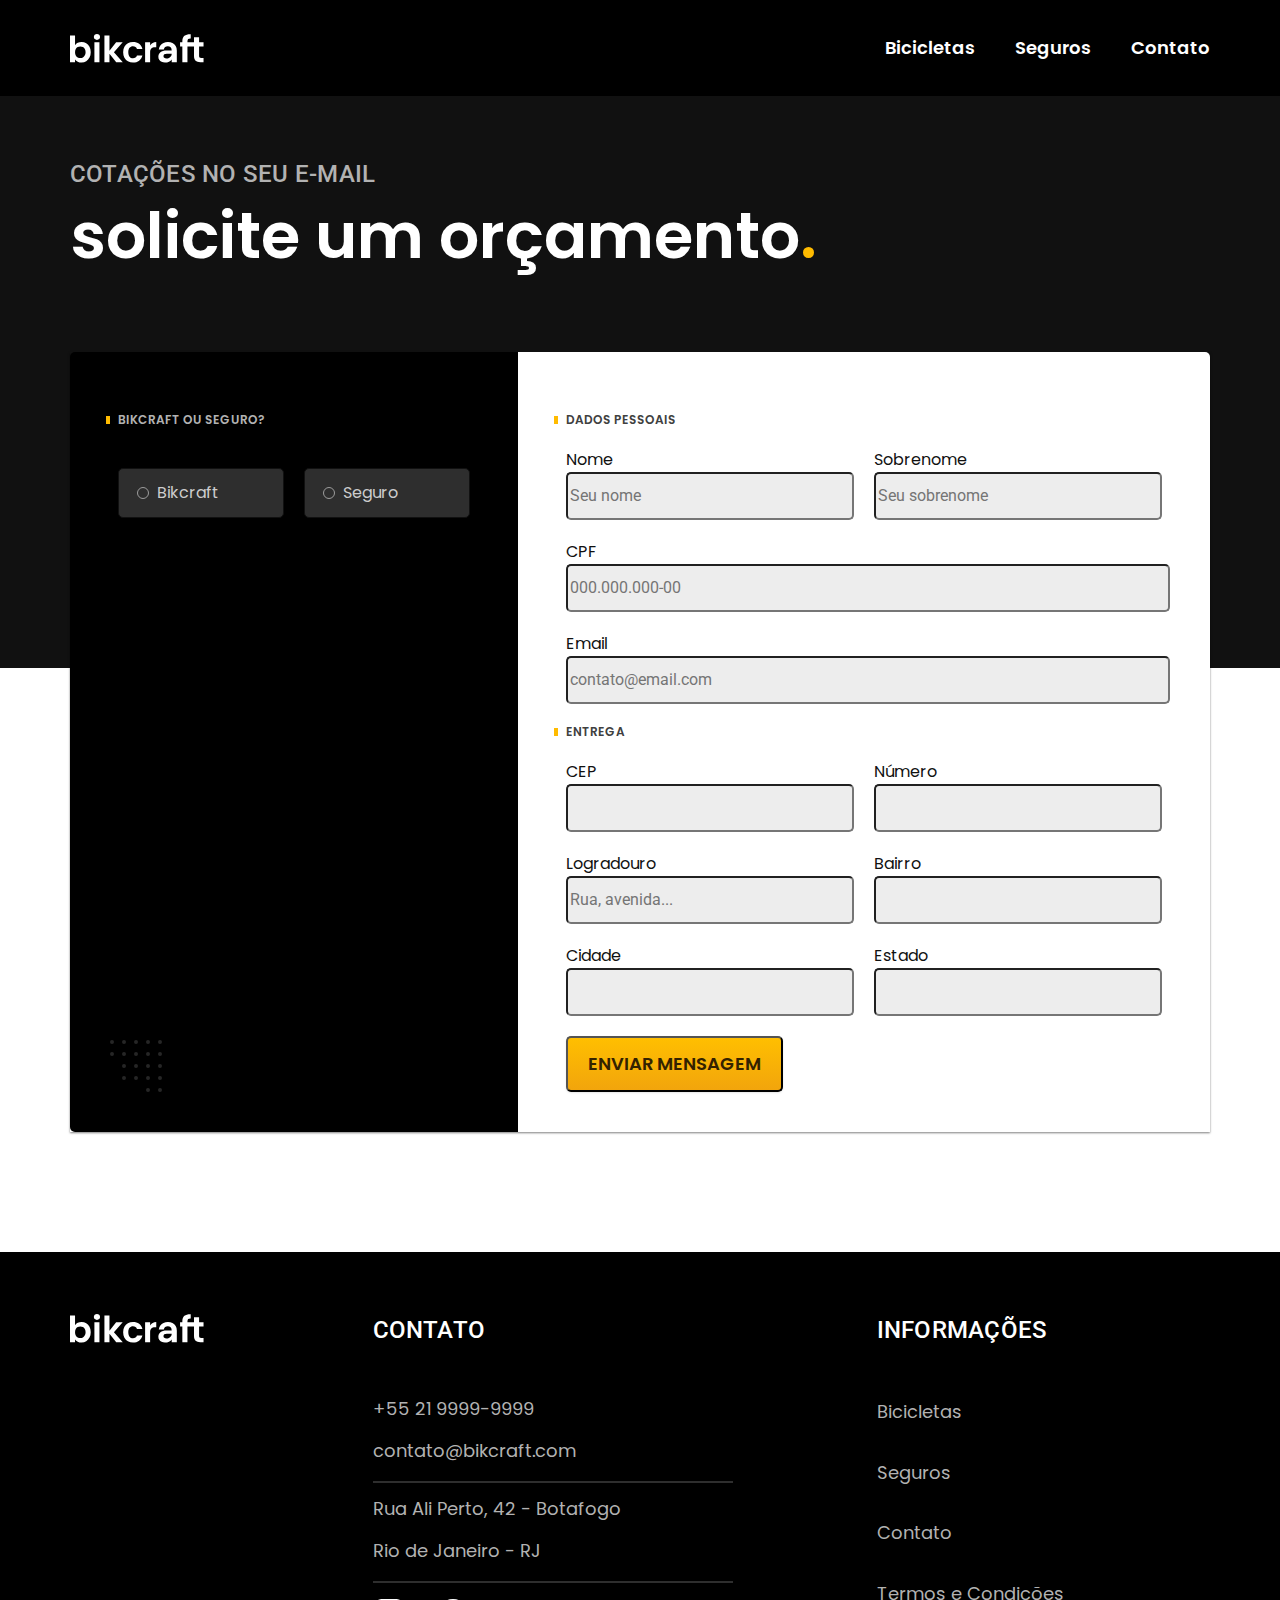
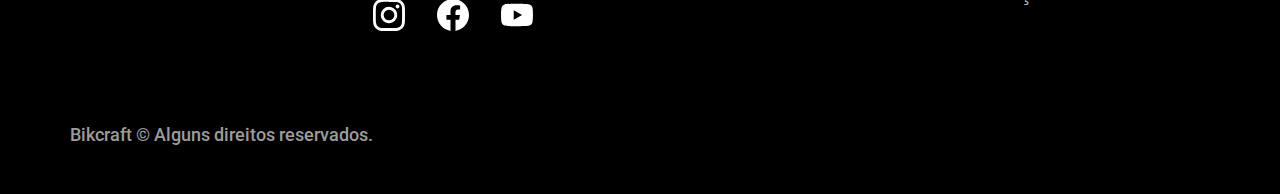
<file: orcamento.html>
<!DOCTYPE html>
<html lang="pt-br">
<head>
  <meta charset="UTF-8">
  <meta name="viewport" content="width=device-width, initial-scale=1.0">
  <title>Bikcraft - Orçamento</title>
  <link rel="shortcut icon" href="./img/bikcraft logo.svg" type="image/x-icon">

  <link rel="stylesheet" href="./css/style.min.css">

  <!-- Fonte Poppins 400 e 600 / Roboto 400 e 500 -->
  <link rel="preconnect" href="https://fonts.googleapis.com">
  <link rel="preconnect" href="https://fonts.gstatic.com" crossorigin>
  <link href="https://fonts.googleapis.com/css2?family=Poppins:wght@400;600&family=Roboto:wght@400;500&display=swap" rel="stylesheet">
<script>document.documentElement.classList.add('js')</script>
</head>
<body>
  <header>
    <div class="header">
      <a href="index.html"><img src="./img/bikcraft.svg" alt="Bikcraft"></a>
      <nav class="menu font-1-m-b">
        <ul>
          <li><a href="bicicletas.html">Bicicletas</a></li>
          <li><a href="seguros.html">Seguros</a></li>
          <li><a href="contato.html">Contato</a></li>
        </ul>
      </nav>
  </div>
  </header>

  <main>
    <!-- COTAÇÕES -->
    <div class="icone seguros seguros-alinhar">
      <p class="font-2-l-b">cotações no seu e-mail</p>
      <h2 class="font-1-xxl">solicite um orçamento<span>.</span></h2>
    </div>
    
    <!-- ORÇAMENTO -->
    <div class="orcamento">
      <div class="orcamento-container">
        <form class="orcamento-container-tipo" action="./">
          <h2 class="font-1-xs c5">Bikcraft ou Seguro?</h2>
          
          <input type="radio" name="tipo" id="bikcraft" value="Bikcraft">
          <label for="bikcraft" class="font-1-s c4">Bikcraft</label>
          
          <input type="radio" name="tipo" id="seguro" value="Seguro">
          <label for="seguro" class="font-1-s c4">Seguro</label>

          <div class="orcamento-conteudo" id="orcamento-bikcraft">
            <h2 class="font-1-xs c5">Escolha a sua</h2>

            <input type="radio" name="produto" id="nimbus" value="nimbus">
            <label for="nimbus" class="font-1-s c4">Nimbus Stark <span>R$ 4.999</span></label>
            <div class="orcamento-detalhes">
              <ul class="font-1-xs c8">
                <li><img src="./img/icones/eletrica.svg" alt="Motor Elétrico">Motor Elétrico</li>
                <li><img src="./img/icones/carbono.svg" alt="Fibra de Carbono">Fibra de Carbono</li>
                <li><img src="./img/icones/velocidade.svg" alt="40 km/h">40 km/h</li>
                <li><img src="./img/icones/rastreador.svg" alt="Rastreador">Rastreador</li>
              </ul>
              <img src="./img/bicicletas/nimbus.jpg" alt="Nimbus Stark" width="140px" height="88px">
            </div>

            <input type="radio" name="produto" id="magic" value="magic">
            <label for="magic" class="font-1-s c4">Magic Might <span>R$ 2.499</span></label>
            <div class="orcamento-detalhes">
              <ul class="font-1-xs c8">
                <li><img src="./img/icones/eletrica.svg" alt="Motor Elétrico">Motor Elétrico</li>
                <li><img src="./img/icones/carbono.svg" alt="Fibra de Carbono">Fibra de Carbono</li>
                <li><img src="./img/icones/velocidade.svg" alt="50 km/h">50 km/h</li>
                <li><img src="./img/icones/rastreador.svg" alt="Rastreador">Rastreador</li>
              </ul>
              <img src="./img/bicicletas/magic.jpg" alt="Magic Might" width="140px" height="88px">
            </div>

            <input type="radio" name="produto" id="nebula" value="nebula">
            <label for="nebula" class="font-1-s c4">Nebula Cosmic <span>R$ 3.999</span></label>
            <div class="orcamento-detalhes">
              <ul class="font-1-xs c8">
                <li><img src="./img/icones/eletrica.svg" alt="Motor Elétrico">Motor Elétrico</li>
                <li><img src="./img/icones/carbono.svg" alt="Fibra de Carbono">Fibra de Carbono</li>
                <li><img src="./img/icones/velocidade.svg" alt="60 km/h">60 km/h</li>
                <li><img src="./img/icones/rastreador.svg" alt="Rastreador">Rastreador</li>
              </ul>
              <img src="./img/bicicletas/nebula.jpg" alt="Nebula Cosmic" width="140px" height="88px">
            </div>

          </div>

          <div class="orcamento-conteudo" id="orcamento-plano">
            <h2 class="font-1-xs c5">Escolha o plano</h2>

            <input type="radio" name="plano" id="prata" value="prata">
            <label for="prata" class="font-1-s c4">Prata <span>R$ 199</span></label>

            <input type="radio" name="plano" id="ouro" value="ouro">
            <label for="ouro" class="font-1-s c4">Ouro <span>R$ 299</span></label>
          </div>
          
        </form>

        <div class="orcamento-container-dados">
          <form action="" method="get" autocomplete="on" class="contato-form">
            <h2 class="font-1-xs c9">dados pessoais</h2>
            <div class="form-caixa">
              <label for="nome" class="font-1-s c11">Nome</label>
              <input type="text" id="nome" name="nome" placeholder="Seu nome" required class="caixa-1 font-2-s c7">
            </div>

            <div class="form-caixa">
              <label for="sobrenome" class="font-1-s c11">Sobrenome</label>
              <input type="text" id="sobrenome" name="sobrenome" placeholder="Seu sobrenome" required class="caixa-1 font-2-s c7">
            </div>
            
            <div class="form-caixa form-caixa-alinhar">
              <label for="cpf" class="font-1-s c11">CPF</label>
              <input type="text" id="cpf" name="cpf" placeholder="000.000.000-00" required class="caixa-2 font-2-s c7">
            </div>

            <div class="form-caixa form-caixa-alinhar">
              <label for="email" class="font-1-s c11">Email</label>
              <input type="text" id="email" name="email" placeholder="contato@email.com" required class="caixa-2 font-2-s c7">
            </div>

            <h2 class="font-1-xs c9">entrega</h2>
            <div class="form-caixa">
              <label for="cep" class="font-1-s c11">CEP</label>
              <input type="text" id="cep" name="cep" required class="caixa-1 font-2-s c7">
            </div>

            <div class="form-caixa">
              <label for="numero" class="font-1-s c11">Número</label>
              <input type="text" id="numero" name="numero" required class="caixa-1 font-2-s c7">
            </div>

            <div class="form-caixa">
              <label for="logradouro" class="font-1-s c11">Logradouro</label>
              <input type="text" id="logradouro" name="logradouro" placeholder="Rua, avenida..." required class="caixa-1 font-2-s c7">
            </div>

            <div class="form-caixa">
              <label for="bairro" class="font-1-s c11">Bairro</label>
              <input type="text" id="bairro" name="bairro" required class="caixa-1 font-2-s c7">
            </div>

            <div class="form-caixa">
              <label for="cidade" class="font-1-s c11">Cidade</label>
              <input type="text" id="cidade" name="cidade" required class="caixa-1 font-2-s c7">
            </div>

            <div class="form-caixa">
              <label for="estado" class="font-1-s c11">Estado</label>
              <input type="text" id="estado" name="estado" required class="caixa-1 font-2-s c7">
            </div>

            <input class="button font-1-m-b" type="submit" value="Enviar mensagem">
          </form>
        </div>
      </div>
    </div>
  </main>

  <footer>
    <div class="footer">
      <div class="footer-dados">
        <div class="footer-imagem">
          <img src="./img/bikcraft.svg" alt="">
        </div>
        <div class="footer-contato">
          <h1 class="font-2-l-b">contato</h1>
          <a href="tel:+55 21 9999-9999" class="font-1-m espaco">+55 21 9999-9999</a>
          <a href="mailto:contato@bikcraft.com" class="font-1-m linha">contato@bikcraft.com</a>
          <p class="font-1-m espaco">Rua Ali Perto, 42 - Botafogo</p>
          <p class="font-1-m linha">Rio de Janeiro - RJ</p>
          <div class="footer-social">
            <a href="https://www.instagram.com" target="_blank"><img src="./img/redes/instagram.svg" alt="Instagram Bikcraft" ></a>
            <a href="https://www.facebook.com" target="_blank"><img src="./img/redes/facebook.svg" alt="Facebook Bikcraft" ></a>
            <a href="https://www.youtube.com" target="_blank"><img src="./img/redes/youtube.svg" alt="Youtube Bikcraft" ></a>
          </div>
        </div>
        <div class="footer-informacoes">
          <h1 class="font-2-l-b">informações</h1>
          <a href="./bicicletas.html" class="font-1-m">Bicicletas</a>
          <a href="./seguros.html" class="font-1-m">Seguros</a>
          <a href="./contato.html" class="font-1-m">Contato</a>
          <a href="./termos.html" class="font-1-m">Termos e Condições</a>
        </div>
      </div>
      <div class="footer-direitos">
        <p class="font-2-m">Bikcraft © Alguns direitos reservados.</p>
      </div>
    </div>
  </footer>
  <script src="./js/script.js"></script>
</body>
</html>
</file>
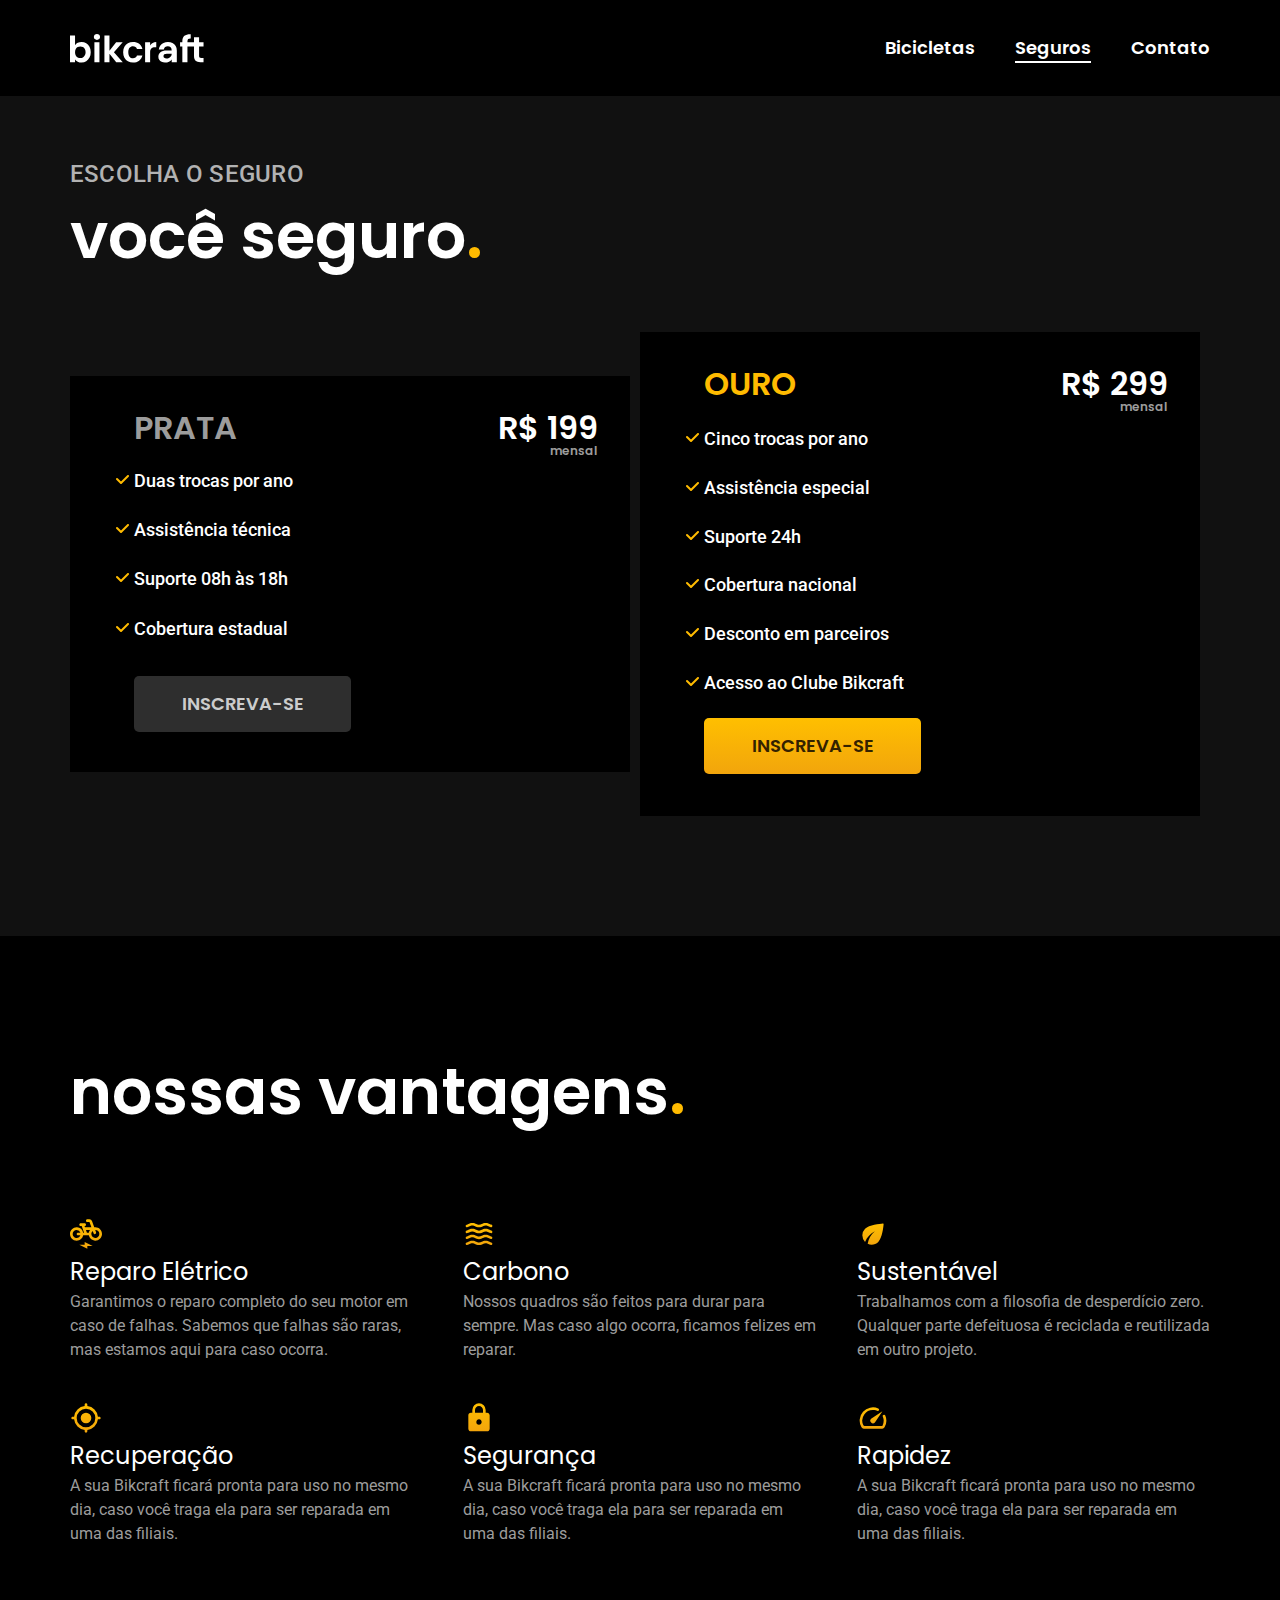
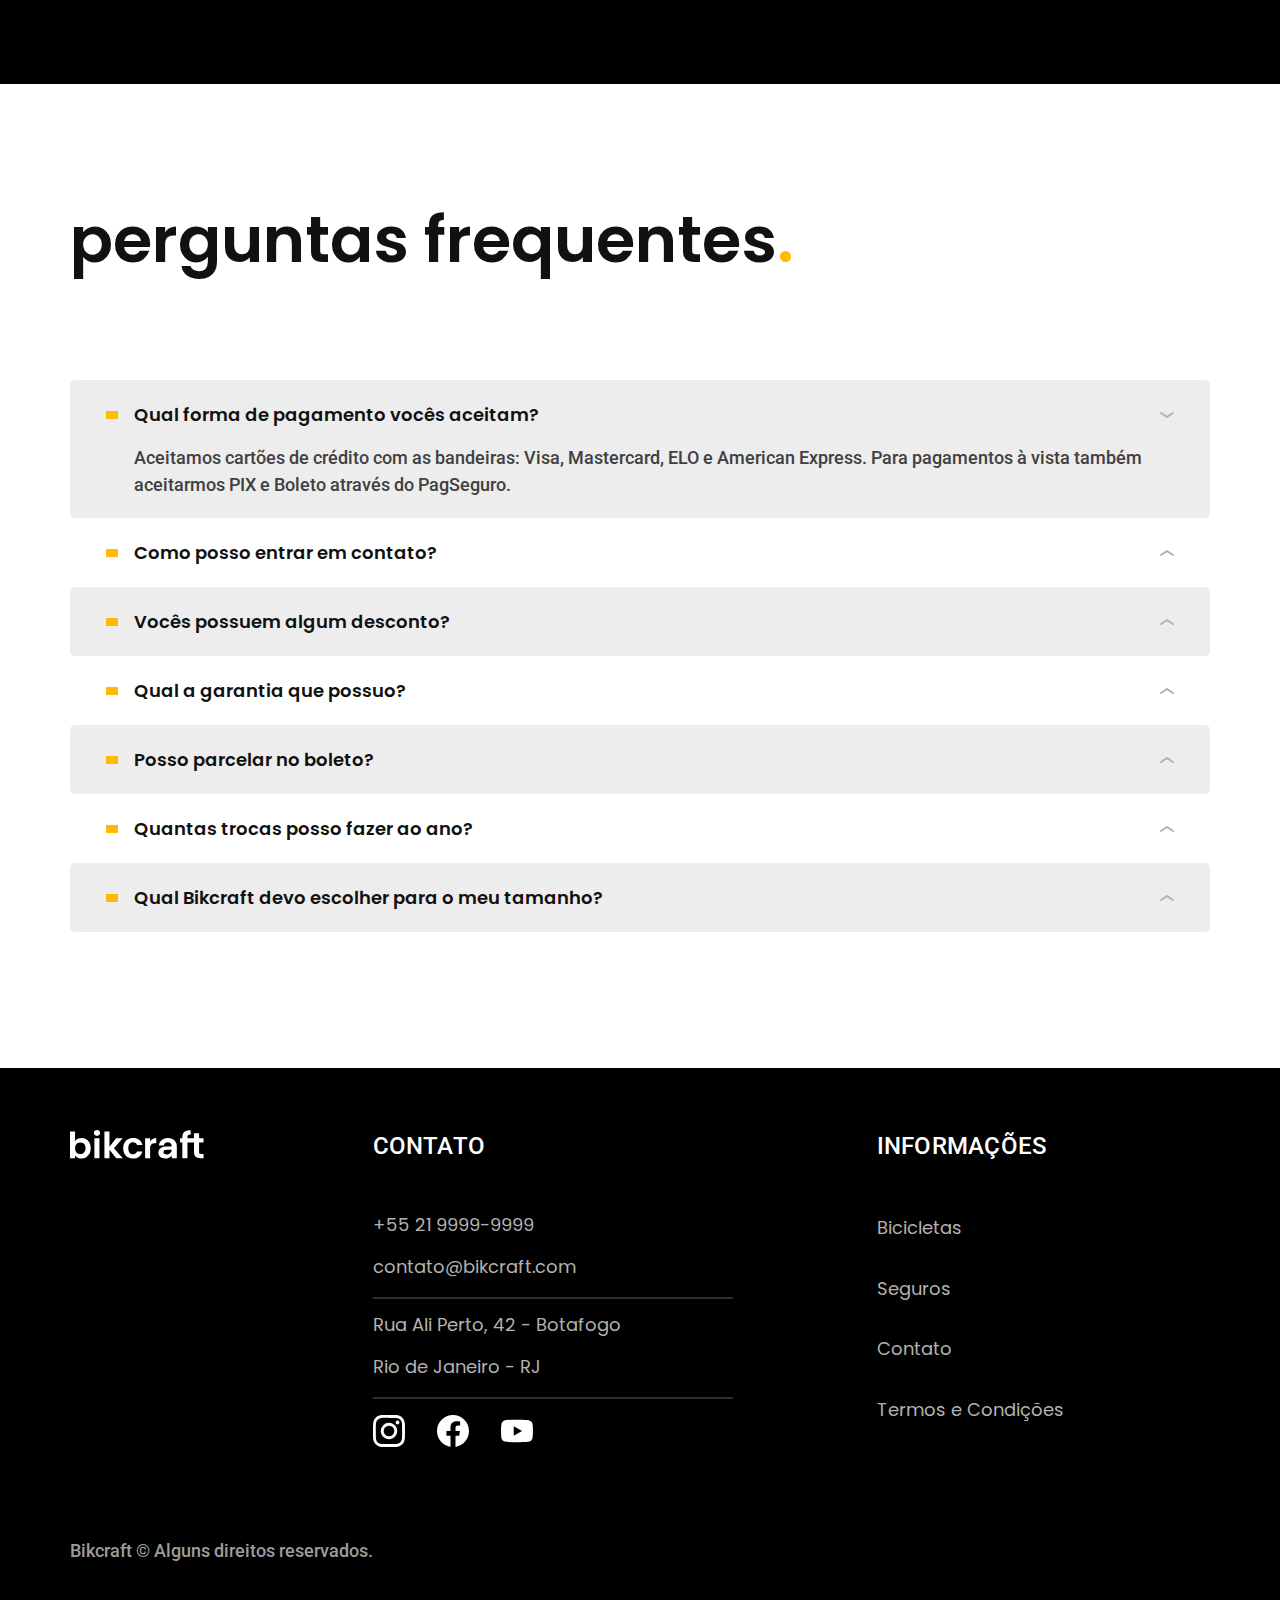
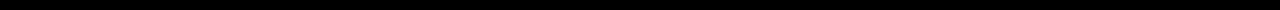
<file: seguros.html>
<!DOCTYPE html>
<html lang="pt-br">
<head>
  <meta charset="UTF-8">
  <meta name="viewport" content="width=device-width, initial-scale=1.0">
  <title>Bikcraft - Seguros</title>
  <link rel="shortcut icon" href="./img/bikcraft logo.svg" type="image/x-icon">

  <link rel="stylesheet" href="./css/style.min.css">

  <!-- Fonte Poppins 400 e 600 / Roboto 400 e 500 -->
  <link rel="preconnect" href="https://fonts.googleapis.com">
  <link rel="preconnect" href="https://fonts.gstatic.com" crossorigin>
  <link href="https://fonts.googleapis.com/css2?family=Poppins:wght@400;600&family=Roboto:wght@400;500&display=swap" rel="stylesheet">
<script>document.documentElement.classList.add('js')</script>
</head>
<body>
  <header>
    <div class="header">
      <a href="index.html"><img src="./img/bikcraft.svg" alt="Bikcraft"></a>
      <nav class="menu font-1-m-b">
        <ul>
          <li><a href="bicicletas.html">Bicicletas</a></li>
          <li><a href="seguros.html">Seguros</a></li>
          <li><a href="contato.html">Contato</a></li>
        </ul>
      </nav>
  </div>
  </header>

  <main>
    <!-- SEGUROS -->
    <div class="seguros seguros-alinhar">
      <p class="font-2-l-b">escolha o seguro</p>
      <h2 class="font-1-xxl">você seguro<span>.</span></h2>
      <div class="seguros-conteudo">
        <div class="seguros-conteudo-prata fadeInLeft" data-anime="200">
          <h1 class="font-1-xl">prata</h1>
          <h2 class="font-1-xl">R$ 199</h2>
          <h3 class="font-1-xs seguros-conteudo-alinhar">mensal</h3>
          <ul class="seguros-conteudo-alinhar">
            <li class="font-2-m">Duas trocas por ano</li>
            <li class="font-2-m">Assistência técnica</li>
            <li class="font-2-m">Suporte 08h às 18h</li>
            <li class="font-2-m">Cobertura estadual</li>
          </ul>
          <a class="button font-1-m-b" href="./orcamento.html?tipo=seguro&plano=prata">inscreva-se</a>
        </div>
        <div class="seguros-conteudo-ouro fadeInRight" data-anime="400">
          <h1 class="font-1-xl">ouro</h1>
          <h2 class="font-1-xl">R$ 299</h2>
          <h3 class="font-1-xs seguros-conteudo-alinhar">mensal</h3>
          <ul class="seguros-conteudo-alinhar">
            <li class="font-2-m">Cinco trocas por ano</li>
            <li class="font-2-m">Assistência especial</li>
            <li class="font-2-m">Suporte 24h</li>
            <li class="font-2-m">Cobertura nacional</li>
            <li class="font-2-m">Desconto em parceiros</li>
            <li class="font-2-m">Acesso ao Clube Bikcraft</li>
          </ul>
          <a class="button font-1-m-b" href="./orcamento.html?tipo=seguro&plano=ouro">inscreva-se</a>
        </div>
      </div>
    </div>

    <!-- NOSSAS VANTAGENS -->
    <div class="vantagens">
      <h2 class="font-1-xxl">nossas vantagens<span>.</span></h2>
      <div class="vantagens-descricao">
        <div class="vantagens-descricao-resumo">
          <div>
            <img src="./img/icones/eletrica.svg" alt="Reparo Elétrico">
            <h5 class="font-1-l">Reparo Elétrico</h5>
            <p class="font-2-s">Garantimos o reparo completo do seu motor em caso de falhas. Sabemos que falhas são raras, mas estamos aqui para caso ocorra.</p>
          </div>
          <div>
            <img src="./img/icones/carbono.svg" alt="Carbono">
            <h5 class="font-1-l">Carbono</h5>
            <p class="font-2-s">Nossos quadros são feitos para durar para sempre. Mas caso algo ocorra, ficamos felizes em reparar.</p>
          </div>
          <div>
            <img src="./img/icones/sustentavel.svg" alt="Sustentável">
            <h5 class="font-1-l">Sustentável</h5>
            <p class="font-2-s">Trabalhamos com a filosofia de desperdício zero. Qualquer parte defeituosa é reciclada e reutilizada em outro projeto.</p>
          </div>
          <div>
            <img src="./img/icones/rastreador.svg" alt="Recuperação">
            <h5 class="font-1-l">Recuperação</h5>
            <p class="font-2-s">A sua Bikcraft ficará pronta para uso no mesmo dia, caso você traga ela para ser reparada em uma das filiais.</p>
          </div>
          <div>
            <img src="./img/icones/seguro.svg" alt="Segurança">
            <h5 class="font-1-l">Segurança</h5>
            <p class="font-2-s">A sua Bikcraft ficará pronta para uso no mesmo dia, caso você traga ela para ser reparada em uma das filiais.</p>
          </div>
          <div>
            <img src="./img/icones/velocidade.svg" alt="Rapidez">
            <h5 class="font-1-l">Rapidez</h5>
            <p class="font-2-s">A sua Bikcraft ficará pronta para uso no mesmo dia, caso você traga ela para ser reparada em uma das filiais.</p>
          </div>
        </div>
      </div>
    </div>

    <!-- PERGUNTAS FREQUENTES -->
    <div class="perguntas">
      <h2 class="font-1-xxl">perguntas frequentes<span>.</span></h2>
      <dl>
        <div class="b2">
          <dt><button class="font-1-m-b c11" aria-controls="pergunta1" aria-expanded="true">Qual forma de pagamento vocês aceitam?</button></dt>
          <dd id="pergunta1" class="font-2-m c9 ativa">Aceitamos cartões de crédito com as bandeiras: Visa, Mastercard, ELO e American Express. Para pagamentos à vista também aceitarmos PIX e Boleto através do PagSeguro.</dd>
        </div>

        <div>
          <dt><button class="font-1-m-b c11" aria-controls="pergunta2" aria-expanded="false">Como posso entrar em contato?</button></dt>
          <dd id="pergunta2" class="font-2-m c9">Aceitamos cartões de crédito com as bandeiras: Visa, Mastercard, ELO e American Express. Para pagamentos à vista também aceitarmos PIX e Boleto através do PagSeguro.</dd>
        </div>
       
        <div class="b2">
          <dt><button class="font-1-m-b c11" aria-controls="pergunta3" aria-expanded="false">Vocês possuem algum desconto?</button></dt>
          <dd id="pergunta3" class="font-2-m c9">Aceitamos cartões de crédito com as bandeiras: Visa, Mastercard, ELO e American Express. Para pagamentos à vista também aceitarmos PIX e Boleto através do PagSeguro.</dd>
        </div>
       
       <div>
         <dt><button class="font-1-m-b c11" aria-controls="pergunta4" aria-expanded="false">Qual a garantia que possuo?</button></dt>
         <dd id="pergunta4" class="font-2-m c9">Aceitamos cartões de crédito com as bandeiras: Visa, Mastercard, ELO e American Express. Para pagamentos à vista também aceitarmos PIX e Boleto através do PagSeguro.</dd>
       </div>

       <div class="b2">
         <dt><button class="font-1-m-b c11" aria-controls="pergunta5" aria-expanded="false">Posso parcelar no boleto?</button></dt>
         <dd id="pergunta5" class="font-2-m c9">Aceitamos cartões de crédito com as bandeiras: Visa, Mastercard, ELO e American Express. Para pagamentos à vista também aceitarmos PIX e Boleto através do PagSeguro.</dd>
       </div>

       <div>
         <dt><button class="font-1-m-b c11" aria-controls="pergunta6" aria-expanded="false">Quantas trocas posso fazer ao ano?</button></dt>
         <dd id="pergunta6" class="font-2-m c9">Aceitamos cartões de crédito com as bandeiras: Visa, Mastercard, ELO e American Express. Para pagamentos à vista também aceitarmos PIX e Boleto através do PagSeguro.</dd>
       </div>

       <div class="b2">
         <dt><button class="font-1-m-b c11" aria-controls="pergunta7" aria-expanded="false">Qual Bikcraft devo escolher para o meu tamanho?</button></dt>
         <dd id="pergunta7" class="font-2-m c9">Aceitamos cartões de crédito com as bandeiras: Visa, Mastercard, ELO e American Express. Para pagamentos à vista também aceitarmos PIX e Boleto através do PagSeguro.</dd>
       </div>

      </dl>
    </div>
  </main>

  <footer>
    <div class="footer">
      <div class="footer-dados">
        <div class="footer-imagem">
          <img src="./img/bikcraft.svg" alt="">
        </div>
        <div class="footer-contato">
          <h1 class="font-2-l-b">contato</h1>
          <a href="tel:+55 21 9999-9999" class="font-1-m espaco">+55 21 9999-9999</a>
          <a href="mailto:contato@bikcraft.com" class="font-1-m linha">contato@bikcraft.com</a>
          <p class="font-1-m espaco">Rua Ali Perto, 42 - Botafogo</p>
          <p class="font-1-m linha">Rio de Janeiro - RJ</p>
          <div class="footer-social">
            <a href="https://www.instagram.com" target="_blank"><img src="./img/redes/instagram.svg" alt="Instagram Bikcraft" ></a>
            <a href="https://www.facebook.com" target="_blank"><img src="./img/redes/facebook.svg" alt="Facebook Bikcraft" ></a>
            <a href="https://www.youtube.com" target="_blank"><img src="./img/redes/youtube.svg" alt="Youtube Bikcraft" ></a>
          </div>
        </div>
        <div class="footer-informacoes">
          <h1 class="font-2-l-b">informações</h1>
          <a href="./bicicletas.html" class="font-1-m">Bicicletas</a>
          <a href="./seguros.html" class="font-1-m">Seguros</a>
          <a href="./contato.html" class="font-1-m">Contato</a>
          <a href="./termos.html" class="font-1-m">Termos e Condições</a>
        </div>
      </div>
      <div class="footer-direitos">
        <p class="font-2-m">Bikcraft © Alguns direitos reservados.</p>
      </div>
    </div>
  </footer>

  <script src="./js/plugins/simple-anime.js"></script>
  <script src="./js/script.js"></script>
</body>
</html>
</file>
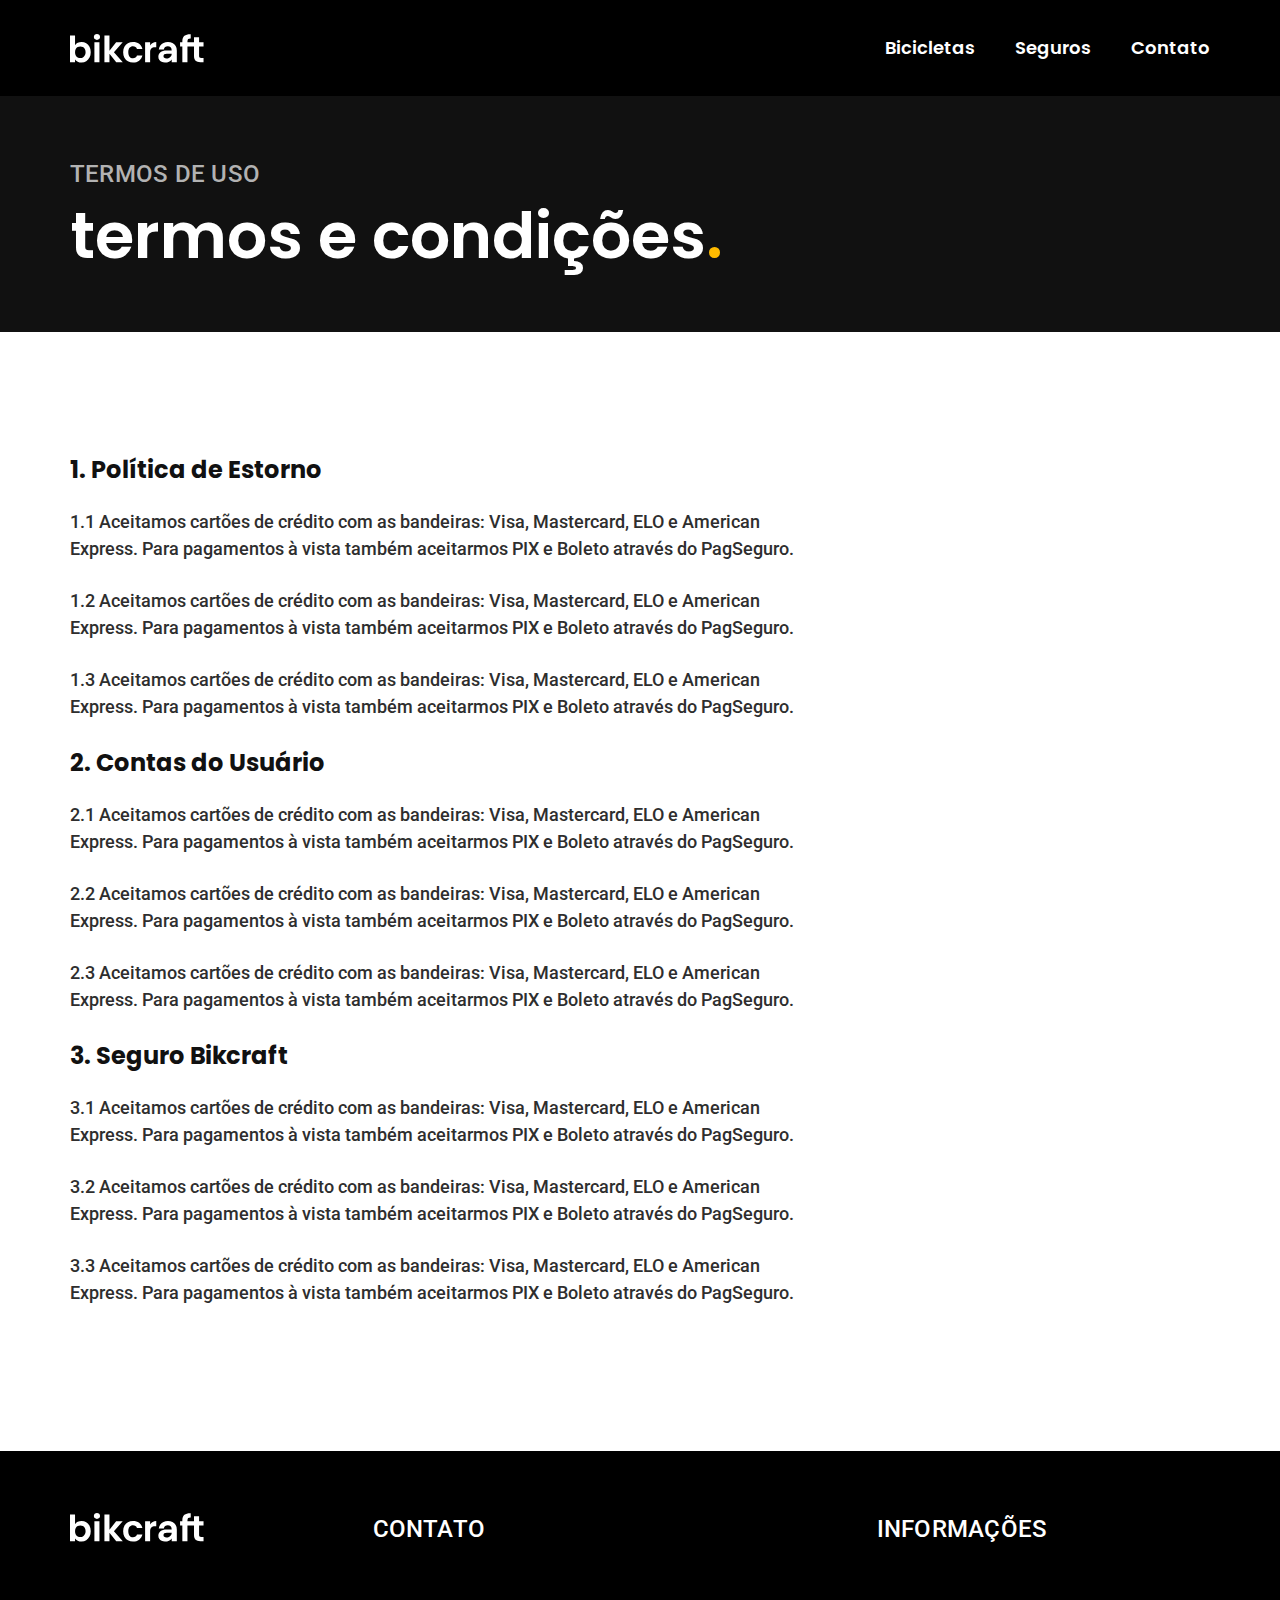
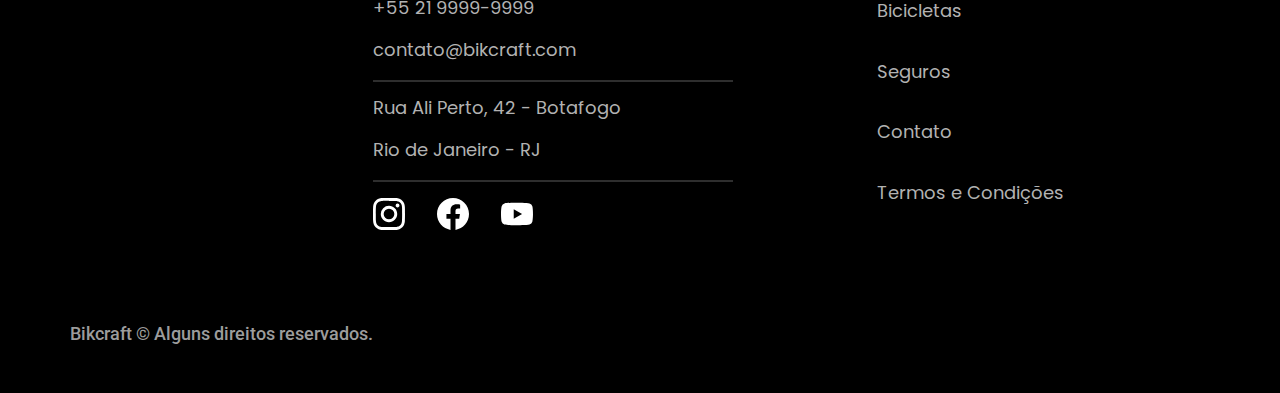
<file: termos.html>
<!DOCTYPE html>
<html lang="pt-br">
<head>
  <meta charset="UTF-8">
  <meta name="viewport" content="width=device-width, initial-scale=1.0">
  <title>Bikcraft - Termos</title>
  <link rel="shortcut icon" href="./img/bikcraft logo.svg" type="image/x-icon">

  <link rel="stylesheet" href="./css/style.min.css">

  <!-- Fonte Poppins 400 e 600 / Roboto 400 e 500 -->
  <link rel="preconnect" href="https://fonts.googleapis.com">
  <link rel="preconnect" href="https://fonts.gstatic.com" crossorigin>
  <link href="https://fonts.googleapis.com/css2?family=Poppins:wght@400;600&family=Roboto:wght@400;500&display=swap" rel="stylesheet">
<script>document.documentElement.classList.add('js')</script>
</head>
<body>
  <header>
    <div class="header">
      <a href="index.html"><img src="./img/bikcraft.svg" alt="Bikcraft"></a>
      <nav class="menu font-1-m-b">
        <ul>
          <li><a href="bicicletas.html">Bicicletas</a></li>
          <li><a href="seguros.html">Seguros</a></li>
          <li><a href="contato.html">Contato</a></li>
        </ul>
      </nav>
  </div>
  </header>

  <main>
    <!-- TERMOS -->
    <div class="icone seguros seguros-alinhar">
      <p class="font-2-l-b">termos de uso</p>
      <h2 class="font-1-xxl">termos e condições<span>.</span></h2>
    </div>
    
    <!-- TERMOS E CONDIÇÕES -->
    <div class="termos">
      <h1 class="font-1-l c11">1. Política de Estorno</h1>
      <p class="font-2-m c10">1.1 Aceitamos cartões de crédito com as bandeiras: Visa, Mastercard, ELO e American Express. Para pagamentos à vista também aceitarmos PIX e Boleto através do PagSeguro.</p>
      <p class="font-2-m c10">1.2 Aceitamos cartões de crédito com as bandeiras: Visa, Mastercard, ELO e American Express. Para pagamentos à vista também aceitarmos PIX e Boleto através do PagSeguro.</p>
      <p class="font-2-m c10">1.3 Aceitamos cartões de crédito com as bandeiras: Visa, Mastercard, ELO e American Express. Para pagamentos à vista também aceitarmos PIX e Boleto através do PagSeguro.</p>

      <h1 class="font-1-l c11">2. Contas do Usuário</h1>
      <p class="font-2-m c10">2.1 Aceitamos cartões de crédito com as bandeiras: Visa, Mastercard, ELO e American Express. Para pagamentos à vista também aceitarmos PIX e Boleto através do PagSeguro.</p>
      <p class="font-2-m c10">2.2 Aceitamos cartões de crédito com as bandeiras: Visa, Mastercard, ELO e American Express. Para pagamentos à vista também aceitarmos PIX e Boleto através do PagSeguro.</p>
      <p class="font-2-m c10">2.3 Aceitamos cartões de crédito com as bandeiras: Visa, Mastercard, ELO e American Express. Para pagamentos à vista também aceitarmos PIX e Boleto através do PagSeguro.</p>

      <h1 class="font-1-l c11">3. Seguro Bikcraft</h1>
      <p class="font-2-m c10">3.1 Aceitamos cartões de crédito com as bandeiras: Visa, Mastercard, ELO e American Express. Para pagamentos à vista também aceitarmos PIX e Boleto através do PagSeguro.</p>
      <p class="font-2-m c10">3.2 Aceitamos cartões de crédito com as bandeiras: Visa, Mastercard, ELO e American Express. Para pagamentos à vista também aceitarmos PIX e Boleto através do PagSeguro.</p>
      <p class="font-2-m c10">3.3 Aceitamos cartões de crédito com as bandeiras: Visa, Mastercard, ELO e American Express. Para pagamentos à vista também aceitarmos PIX e Boleto através do PagSeguro.</p>
    </div>
  </main>

  <footer>
    <div class="footer">
      <div class="footer-dados">
        <div class="footer-imagem">
          <img src="./img/bikcraft.svg" alt="">
        </div>
        <div class="footer-contato">
          <h1 class="font-2-l-b">contato</h1>
          <a href="tel:+55 21 9999-9999" class="font-1-m espaco">+55 21 9999-9999</a>
          <a href="mailto:contato@bikcraft.com" class="font-1-m linha">contato@bikcraft.com</a>
          <p class="font-1-m espaco">Rua Ali Perto, 42 - Botafogo</p>
          <p class="font-1-m linha">Rio de Janeiro - RJ</p>
          <div class="footer-social">
            <a href="https://www.instagram.com" target="_blank"><img src="./img/redes/instagram.svg" alt="Instagram Bikcraft" ></a>
            <a href="https://www.facebook.com" target="_blank"><img src="./img/redes/facebook.svg" alt="Facebook Bikcraft" ></a>
            <a href="https://www.youtube.com" target="_blank"><img src="./img/redes/youtube.svg" alt="Youtube Bikcraft" ></a>
          </div>
        </div>
        <div class="footer-informacoes">
          <h1 class="font-2-l-b">informações</h1>
          <a href="./bicicletas.html" class="font-1-m">Bicicletas</a>
          <a href="./seguros.html" class="font-1-m">Seguros</a>
          <a href="./contato.html" class="font-1-m">Contato</a>
          <a href="./termos.html" class="font-1-m">Termos e Condições</a>
        </div>
      </div>
      <div class="footer-direitos">
        <p class="font-2-m">Bikcraft © Alguns direitos reservados.</p>
      </div>
    </div>
  </footer>
  <script src="./js/script.js"></script>
</body>
</html>
</file>
<file: css/style.min.css>
.font-1-xxl{font:600 4rem/1.125 Poppins,sans-serif}.font-1-xl{font:600 2rem/1.25 Poppins,sans-serif}.font-1-l{font:400 1.5rem/1.5 Poppins,sans-serif}.font-2-l{font:400 1.5rem/1.5 Roboto,sans-serif}.font-2-l-b{font:500 1.5rem/1.5 Roboto,sans-serif;text-transform:uppercase;letter-spacing:.015rem}.font-1-m{font:400 1.125rem/1.5 Poppins,sans-serif}.font-1-m-b{font:600 1.125rem/1.5 Poppins,sans-serif}.font-2-m{font:500 1.125rem/1.5 Roboto,sans-serif}.font-1-s{font:400 1rem/1.5 Poppins,sans-serif}.font-2-s{font:400 1rem/1.5 Roboto,sans-serif}.font-2-xs{font:400 0.875rem/1.4 Roboto,sans-serif}.font-1-xs{font:600 0.75rem/1.33 Poppins,sans-serif}:root{--cor-12:#000;--cor-11:#111;--cor-10:#2e2e2e;--cor-9:#404040;--cor-8:#595959;--cor-7:#717171;--cor-6:#9c9c9c;--cor-5:#b2b2b2;--cor-4:#ccc;--cor-3:#dedede;--cor-2:#ededed;--cor-1:#f7f7f7;--cor-0:#fff;--cor-p5:#332200;--cor-p4:#664400;--cor-p3:#a66f00;--cor-p2:#e4a30b;--cor-p1:#ffbb00}.c12{color:var(--cor-12)}.c11{color:var(--cor-11)}.c10{color:var(--cor-10)}.c9{color:var(--cor-9)}.c8{color:var(--cor-8)}.c7{color:var(--cor-7)}.c6{color:var(--cor-6)}.c5{color:var(--cor-5)}.c4{color:var(--cor-4)}.c3{color:var(--cor-3)}.c2{color:var(--cor-2)}.c1{color:var(--cor-1)}.c0{color:var(--cor-0)}.b2{background-color:var(--cor-2)}.p5{color:var(--cor-p5)}.p4{color:var(--cor-p4)}.p3{color:var(--cor-p3)}.p2{color:var(--cor-p2)}.p1{color:var(--cor-p1)}.header{background-color:var(--cor-12);width:100%;height:96px;display:flex;justify-content:space-between}.menu{display:flex;align-items:center}.menu a:after{display:block;content:"";width:0;height:2px;background-color:var(--cor-0);transition:.5s}.menu a.ativo::after,.menu a:hover:after{width:100%}.header img{margin-top:32px;margin-left:70px}ul{color:var(--cor-0);list-style:none;display:flex;gap:40px;margin-right:70px}a{color:inherit}@media (max-width:600px){.header{height:auto;display:grid}.header a{margin-bottom:30px}.header ul{padding-left:70px}}.main{background-color:var(--cor-12);width:100%;height:550px;box-shadow:inset 0 -60px var(--cor-0);display:grid;grid-template-columns:1fr 1fr;gap:40px}.main h1{color:var(--cor-0);margin-bottom:32px}.main p{color:var(--cor-5);margin-bottom:20px}.main img{object-fit:cover;border-radius:5px;height:550px}span{color:var(--cor-p1)}.main-texto{margin-left:70px;display:inline-block;align-self:center}.main a{position:relative}.main::after{content:"";display:block;background-image:url(../img/dec/bottom-left.svg);width:52px;height:52px;position:absolute;bottom:107px}.main-foto{margin-right:30px}.button{display:flex;align-items:center;justify-content:center;width:217px;height:56px;border-radius:5px;background:linear-gradient(#ffbf00,#f2a50c);text-transform:uppercase;color:var(--cor-p5);cursor:pointer;box-shadow:0 1px 2px rgba(0,0,0,.1)}.button:hover{border:3px solid var(--cor-p3);box-sizing:border-box}.conteudo{margin-top:60px;padding-left:20px;display:grid}.conteudo h2{color:var(--cor-11);margin-bottom:40px;margin-left:50px}.conteudo-bike{display:grid;grid-template-columns:1fr 1fr 1fr;gap:20px;width:100%;height:500px}.conteudo-bike-unidade{display:grid}.conteudo-bike-unidade h3{color:var(--cor-11);margin:0;position:relative;margin-left:20px}.conteudo-bike-unidade h3::before{content:"";display:inline-flex;width:12px;height:8px;background-color:var(--cor-p1);margin-right:8px;position:absolute;top:15px;left:-20px}.conteudo-bike-unidade p{color:var(--cor-8);margin-left:20px}.conteudo-bike-unidade img{max-width:350px;height:450px;object-fit:cover;border-radius:5px}.tecnologia{display:grid;grid-template-columns:1fr 1fr;margin-top:60px;background-color:var(--cor-11);box-shadow:inset 0 80px var(--cor-0),inset 0 -80px var(--cor-0);gap:20px;width:100%}.tecnologia-texto{margin-left:70px;margin-top:160px}.tecnologia-texto h2{color:var(--cor-0);margin-bottom:32px}.tecnologia-texto h3{color:var(--cor-5);margin-bottom:20px}.tecnologia-texto a{color:var(--cor-p1);text-transform:uppercase}.tecnologia-texto a::after{content:"";display:flex;width:255px;height:4px;background-color:var(--cor-p1);margin-bottom:80px}.tecnologia-texto p{color:var(--cor-5);margin-bottom:20PX}.tecnologia-texto-resumo{display:grid;grid-template-columns:1fr 1fr;gap:30px}.tecnologia-texto-resumo img{width:24px;height:auto;margin-bottom:8px}.tecnologia-texto-resumo h5{color:var(--cor-0);margin-bottom:8px}.tecnologia-texto-resumo p{color:var(--cor-5)}.tecnologia-imagem{margin-right:30px}.tecnologia img{max-width:700px;max-height:1120px}.parceiros{margin-top:60px;margin-left:70px;margin-right:30px}.parceiros h2{color:var(--cor-11);margin-bottom:60px}.parceiros-logos{display:grid;grid-template-columns:1fr 1fr 1fr 1fr;margin-bottom:60px}.logo{display:flex;width:307px;height:130px;justify-content:center;align-items:center}.d{border-right:2px solid var(--cor-3)}.b{border-bottom:2px solid var(--cor-3)}.depoimento{display:grid;grid-template-columns:1fr 1fr;background-color:var(--cor-p1);max-width:auto;max-height:580px;width:100%}.depoimento-foto img{max-width:680px;max-height:580px}.depoimento-texto{margin-left:50px;margin-right:80px;margin-top:250px;position:relative}.depoimento-texto:before{content:"";display:block;width:52px;height:52px;background-image:url(../img/dec/top-left-p.svg);position:absolute;top:-230px;left:-20px}.depoimento-texto:after{content:"";display:block;width:52px;height:52px;background-image:url(../img/dec/bottom-right-p.svg);position:absolute;bottom:20px;right:-50px}.depoimento-texto h3{font-style:italic;margin-bottom:32px;position:relative}.depoimento-texto h3::before{content:"“";color:var(--cor-p2);font-size:64px;position:absolute;top:-20px;left:-40px}.depoimento-texto h3::after{content:"”";color:var(--cor-p2);font-size:64px;position:absolute;bottom:-50px}.seguros{background-color:var(--cor-11);height:auto;width:100%;position:relative}.seguros::after{content:"";display:block;width:52px;height:52px;background-image:url(..//img/dec/bottom-left.svg);position:absolute;bottom:20px;left:10px}.seguros h1,h2,h3,h4,p{margin:0;padding:0}.seguros h2{color:var(--cor-0);padding-top:60px;padding-left:70px}.seguros-conteudo{display:grid;grid-template-columns:1fr 1fr;padding-bottom:120px}.seguros-conteudo-prata{background-color:var(--cor-12);margin-left:70px;margin-top:104px;padding:32px 32px 32px 64px;display:grid;grid-template-columns:1fr 1fr;width:464px;height:332px;gap:0;grid-template-rows:35px}.seguros-conteudo-prata h1{color:var(--cor-6);text-transform:uppercase}.seguros-conteudo-ouro h2,.seguros-conteudo-prata h2{padding:0;justify-self:end}.seguros-conteudo-ouro h3,.seguros-conteudo-prata h3{color:var(--cor-6);justify-self:end}.seguros-conteudo-ouro li,.seguros-conteudo-prata li{color:var(--cor-0);margin-bottom:20px;position:relative}.seguros-conteudo-ouro li::before,.seguros-conteudo-prata li::before{content:url(../img/icones/lista.svg);position:absolute;top:-3px;left:-18px}.seguros-conteudo-ouro ul,.seguros-conteudo-prata ul{display:grid;padding:0;margin:0;gap:0}.seguros-conteudo-prata a{margin-top:12px;color:var(--cor-4);background:var(--cor-10)}.seguros-conteudo-alinhar{grid-column-start:1;grid-column-end:3}.seguros-conteudo-ouro{background-color:var(--cor-12);margin-top:60px;padding:32px 32px 32px 64px;display:grid;grid-template-columns:1fr 1fr;width:464px;height:420px;gap:0;grid-template-rows:35px}.seguros-conteudo-ouro h1{color:var(--cor-p1);text-transform:uppercase}@media (max-width:1300px){.main::after{display:none}.depoimento-texto:after,.depoimento-texto:before,.seguros::after{display:none}.depoimento-texto{margin-top:180px}.tecnologia{grid-template-columns:2fr 1fr;box-shadow:none}.tecnologia img{max-width:100%}.tecnologia-imagem img{width:auto;height:100%;object-fit:cover}.font-1-xxl{size:3rem/1.125}.tecnologia-texto{margin-top:100px}.tecnologia-texto a::after{margin-bottom:20px}}@media (max-width:1200px){.main{grid-template-columns:2fr 1fr}.main img{max-height:auto;max-width:300px}.conteudo-bike{grid-template-columns:1fr;justify-items:center;height:1600px}.conteudo-bike-unidade{height:500px;margin-bottom:30px}.seguros{height:1200px}.seguros-conteudo{display:grid;grid-template-columns:1fr;justify-items:center}.seguros-conteudo-prata{margin-left:0;margin-top:50px}.logo{width:200px}.depoimento-texto{margin-top:100px}.depoimento-foto img{object-fit:cover;max-width:100%}.depoimento{grid-template-columns:1fr 2fr}.font-1-xxl{font-size:4rem}}@media (max-width:900px){.parceiros-logos{grid-template-columns:1fr 1fr;justify-items:center}.d{border-right:none}.b{border-bottom:none}.tecnologia-texto{margin-top:50px}.tecnologia-imagem{display:none}.main{grid-template-columns:1fr}.main-foto{display:none}}@media (max-width:600px){.main{box-shadow:none}.tecnologia{height:auto}.depoimento-texto{margin:30px}.seguros{height:auto;padding-bottom:50px}.seguros-conteudo-ouro,.seguros-conteudo-prata{width:auto;height:auto;display:block}.seguros-conteudo h1,.seguros-conteudo h2,.seguros-conteudo h3{margin-bottom:30px}.font-1-xxl{font-size:2.5rem}.parceiros-logos{grid-template-columns:1fr}.logo{height:auto;margin-bottom:30px}.font-1-xl{font-size:1.8rem}}.footer{background-color:var(--cor-12);height:450px;padding:60px 0 32px 70px}.footer-dados{display:grid;grid-template-columns:3fr 5fr 4fr}.footer-contato{display:flex;flex-direction:column}.footer-dados h1{color:var(--cor-0);height:35px;margin-bottom:32px}.footer-dados a,.footer-dados p{color:var(--cor-5);height:27px;margin-bottom:15px}.footer a:hover{color:var(--cor-0)}.espaco{margin-top:16px}.footer-informacoes{display:grid;grid-template-columns:1fr}.linha::after{content:"";display:flex;width:360px;height:2px;background:var(--cor-10);margin-top:17px}.footer-social{display:flex;gap:32px;margin-top:20px}.footer-direitos{color:var(--cor-6);margin-top:80px}@media (max-width:900px){.footer{height:auto}.footer-dados{grid-template-columns:1fr}.footer-imagem{margin-bottom:30px}.footer-contato{margin-bottom:30px}}@media (max-width:600px){.linha::after{width:auto}}.titulo{width:100%;height:auto;background-color:var(--cor-11)}.titulo h1{color:var(--cor-0);padding-left:70px;padding-bottom:60px}.titulo h2{color:var(--cor-5);padding:60px 0 8px 70px}.bicicletas{width:100%;height:auto;padding:120px 0 120px 0;display:grid;gap:60px}.bicicletas-a{width:1162px;height:340px;display:grid;grid-template-columns:1fr 1fr;gap:40px;margin-left:70px;position:relative}.bicicletas-a-texto::before{content:"";display:block;background-color:var(--cor-p1);width:12px;height:8px;position:absolute}.bicicletas-a::after{content:"";background-image:url(../img/dec/top-right.svg);display:block;height:52px;width:52px;position:absolute;right:0}.bicicletas-a img{max-width:560px;height:auto}.bicicletas-a-texto{position:relative}.bicicletas-a-texto h4{position:absolute;left:-132px;top:10px;display:flex;background-color:var(--cor-12);width:81px;height:40px;border-radius:5px 0 0 5px;color:var(--cor-0);padding:15px 0 0 10px}.bicicletas-a-texto h3{color:var(--cor-11);margin:20px 0 20px 0}.bicicletas-a-texto li,.bicicletas-a-texto p{display:flex;color:var(--cor-8);align-items:center;gap:8px}.bicicletas-a-texto ul{display:grid;grid-template-columns:1fr;gap:8px;padding:0}.bicicletas-a-texto a{position:absolute;bottom:0;right:0}.magic-bg{background-color:var(--cor-11);width:100%;height:400px;padding-top:60px;box-shadow:inset 270px 0 var(--cor-0)}.magic-bg h3{color:var(--cor-0)}.magic-bg li,.magic-bg p{color:var(--cor-5)}.conteudo-bicicletas{display:grid;grid-template-columns:1fr 1fr;width:100%;height:auto;background-color:var(--cor-11);gap:40px;position:relative}.conteudo-bicicletas::after{content:"";display:flex;width:52px;height:52px;background-image:url(../img/dec/bottom-left.svg);position:absolute;bottom:60px;left:70px}.conteudo-fotos{width:560px;height:672px;display:grid;grid-template-columns:1fr 1fr;gap:20px;margin-left:70px}.conteudo-fotos img{width:270px;height:212px}.conteudo-fotos img:first-child{width:560px;height:440px;grid-column-start:1;grid-column-end:3}.conteudo-info{display:flex;flex-direction:column}.conteudo-info p{color:var(--cor-5);margin-right:70px}.conteudo-info h2{color:var(--cor-0);margin-top:40px;margin-bottom:12px;text-transform:uppercase}.detalhe{display:grid;grid-template-columns:1fr 2fr;margin-top:32px;column-gap:12px;row-gap:8px}.conteudo-info-detalhe{display:inline-flex;background-color:var(--cor-12);border-radius:5px;gap:8px;align-items:center;padding:4px 8px;height:16px;width:auto}.detalhe-botao{grid-row-start:1;grid-row-end:3}.detalhe a{margin:0}.detalhe p{color:var(--cor-5)}.conteudo-informacoes{display:grid;grid-template-columns:1fr 1fr;background-color:var(--cor-12);border-radius:5px;width:466px;height:232px;padding:32px;gap:32px}.conteudo-informacoes-info{width:217px;height:100px}.conteudo-informacoes-info img{margin-bottom:4px;width:24px;height:24px}.conteudo-informacoes-info h3{color:var(--cor-0);margin-bottom:8px;height:24px}.conteudo-informacoes-info h4{color:var(--cor-5);height:40px}.ficha-tecnica{display:grid;grid-template-columns:1fr 1fr;width:466px;height:268px;padding:32px;background-color:var(--cor-12);border-radius:5px;margin-bottom:60px;gap:12px}.ficha-tecnica p:nth-child(odd){color:var(--cor-4);margin:0}.ficha-tecnica p:nth-child(2n){color:var(--cor-6);justify-self:end;margin:0}.ficha-linha::after{content:"";display:flex;width:466px;height:1px;background-color:var(--cor-10);position:absolute;margin-top:10px}.bicicleta{margin-top:60px;padding-left:70px;display:grid;height:auto}.bicicleta h2{color:var(--cor-11);margin-bottom:40px}.bicicleta-conteudo{display:grid;grid-template-columns:1fr 1fr;gap:20px;margin-bottom:120px;gap:40px;width:1160px}.bicicleta-conteudo-unidade{width:560px}.bicicleta-conteudo-unidade h3{color:var(--cor-11);margin:0;position:relative;margin-left:20px}.bicicleta-conteudo-unidade h3::before{content:"";display:inline-flex;width:12px;height:8px;background-color:var(--cor-p1);margin-right:8px;position:absolute;top:15px;left:-20px}.bicicleta-conteudo-unidade p{color:var(--cor-8);margin-left:20px}.bicicleta-conteudo-unidade img{max-width:560px;height:340px;object-fit:cover;border-radius:5px}.bicicleta-seguro{display:grid;grid-template-columns:7fr 6fr;gap:40px;width:100%;height:756px;background-color:var(--cor-11);box-shadow:inset 0 120px var(--cor-0),inset 0 -120px var(--cor-12)}.seguro-img img{width:680px;height:756px;margin-left:30px}.seguro-texto{position:relative}.seguro-texto::after{content:"";display:flex;width:52px;height:52px;background-image:url(../img/dec/top-right.svg);position:absolute;top:160px;right:40px}.seguro-texto::before{content:"";display:flex;width:52px;height:52px;background-image:url(../img/dec/bottom-right.svg);position:absolute;bottom:160px;right:40px}.seguro-texto h2{color:var(--cor-0);padding:180px 90px 32px 0}.seguro-texto p{color:var(--cor-5);padding:0 90px 20px 0}@media (max-width:1250px){.bicicletas-a::after{display:none}.bicicletas-a{grid-template-columns:1fr;height:auto;width:700px;gap:10px}.magic-bg{height:auto;box-shadow:none}.bicicletas{padding:20px 0 20px 0;gap:20px}.bicicletas-a-texto h4{position:initial}.bicicletas-a-texto h3{margin:10px 0}.conteudo-bicicletas::after,.seguro-texto::after,.seguro-texto::before{display:none}.conteudo-bicicletas{grid-template-columns:1fr;justify-items:center}.conteudo-fotos{margin:0}.conteudo-info{padding:0 70px 0 70px}.conteudo-info-texto h2,.conteudo-info-texto p{text-align:center}.detalhe{justify-items:center;grid-template-columns:1fr 1fr}.conteudo-ficha,.conteudo-informacoes{align-self:center}.conteudo-ficha h2{text-align:center}.bicicleta-conteudo{grid-template-columns:1fr;justify-items:center;width:auto}.bicicleta-seguro{box-shadow:none;height:auto}.seguro-texto h2{padding-top:40px}.seguro-texto h2,.seguro-texto p{padding-right:70px}.seguro-img img{width:550px;height:auto}}@media (max-width:1090px){.bicicleta-seguro{grid-template-columns:1fr 3fr}.seguro-img img{width:400px;height:auto}}@media (max-width:800px){.bicicletas-a{width:auto}.bicicletas-a img{max-width:300px;max-height:auto}.bicicleta-seguro{grid-template-columns:1fr;justify-items:center}.seguro-texto{display:flex;flex-direction:column;text-align:center;align-items:center;padding-left:70px;padding-bottom:40px}}@media (max-width:700px){.conteudo-fotos{width:auto;height:auto}.conteudo-fotos img{width:150px;height:auto}.conteudo-fotos img:first-child{width:340px;height:auto}.conteudo-info{padding:0}.conteudo-informacoes{gap:5px;padding:15px}.conteudo-informacoes-info{width:190px}.ficha-tecnica{padding:15px}.bicicleta-conteudo-unidade img{width:300px;height:auto}}@media (max-width:500px){.bicicletas-a-texto a{position:initial}.conteudo-informacoes{grid-template-columns:1fr;width:auto;height:auto;gap:20px}.conteudo-informacoes-info{height:auto;padding-bottom:20px}.ficha-tecnica{width:auto}.ficha-linha::after{width:230px}.seguro-img img{width:250px;height:auto}}.seguros p{color:var(--cor-5);padding:60px 70px 8px 70px}.seguros-alinhar h2{padding:0 70px 0 70px}.seguros-conteudo h2{padding:0}.vantagens{width:100%;height:748px;background-color:var(--cor-12);display:flex;flex-direction:column}.vantagens h2{color:var(--cor-0);padding:120px 70px 90px 70px}.vantagens-descricao{padding:0 70px 120px 70px}.vantagens-descricao-resumo{display:grid;grid-template-columns:1fr 1fr 1fr;gap:40px}.vantagens-descricao-resumo h5{color:var(--cor-0)}.vantagens-descricao-resumo p{color:var(--cor-6)}.perguntas{padding:120px 70px}.perguntas h2{color:var(--cor-11);padding-bottom:88px}.perguntas div{padding:20px 30px;border-radius:5px}.perguntas button{display:grid;grid-template-columns:auto 1fr auto;align-items:center;gap:8px;cursor:pointer;border:none;background:0 0;width:100%;text-align:left}.perguntas button::before{content:"";display:inline-block;width:12px;height:8px;background-color:var(--cor-p1);margin-right:8px}.perguntas button::after{content:"";display:inline-block;width:14px;height:6px;background:url(../img/icones/seta-abrir.svg);transition:.3s}.perguntas button:hover::after,.perguntas button[aria-expanded=true]::after{transform:rotate(180deg)}.js .perguntas dd{display:none}.js .perguntas dd.ativa{display:block}.perguntas dd{margin-left:34px;margin-top:15px}@media (max-width:800px){.vantagens-descricao-resumo{grid-template-columns:1fr 1fr}.vantagens{height:auto}}@media (max-width:500px){.vantagens-descricao-resumo{grid-template-columns:1fr}}.icone::after{display:none}.icone{padding-bottom:60px}.contato{width:100%;height:596px;background-color:var(--cor-11);box-shadow:inset 0 -260px var(--cor-0)}.contato-detalhe{width:1160px;height:576px;border-radius:5px;padding-top:20px;padding-left:70px;display:grid;grid-template-columns:4fr 6fr}.contato-detalhe-loja{background-color:var(--cor-12);padding-top:60px;padding-left:60px;position:relative}.contato-detalhe-loja::after{content:"";display:inline-flex;padding-right:8px;width:52px;height:52px;background-image:url(../img/dec/bottom-left.svg);background-repeat:no-repeat;position:absolute;left:40px;bottom:40px}.contato-detalhe-loja h3{padding-bottom:60px}.contato-detalhe-loja p{padding-left:28px;position:relative}.contato-detalhe-loja p::before{content:"";display:inline-flex;padding-right:8px;width:20px;height:20px;background-image:url(../img/icones/local.svg);background-repeat:no-repeat;position:absolute;left:0}.icone-email{padding:40px 0 40px 28px;position:relative}.icone-email::before{content:"";display:inline-flex;padding-right:8px;width:20px;height:20px;background-image:url(../img/icones/email.svg);background-repeat:no-repeat;position:absolute;left:0}.icone-telefone{padding-left:28px;position:relative}.icone-telefone::before{content:"";display:inline-flex;padding-right:8px;width:20px;height:20px;background-image:url(../img/icones/telefone.svg);background-repeat:no-repeat;position:absolute;left:0}.contato-detalhe-loja-redes{padding-top:32px;display:flex;gap:32px}.contato-detalhe-nome{background-color:var(--cor-0);padding:60px 30px 60px 60px;position:relative;width:auto}.contato-detalhe-nome::after{content:"";display:flex;width:52px;height:52px;background-image:url(../img/dec/bottom-right.svg);position:absolute;right:40px;bottom:40px}.contato-form{display:grid;grid-template-columns:1fr 1fr;gap:20px}.caixa-1{width:280px;height:42px;background-color:var(--cor-2);border-radius:5px}.caixa-2{width:596px;height:42px;background-color:var(--cor-2);border-radius:5px}.caixa-3{width:596px;height:154px;background-color:var(--cor-2);border-radius:5px}.form-caixa{display:flex;flex-direction:column}.form-caixa input:hover{background-color:var(--cor-5)}.form-caixa input:focus{box-shadow:0 0 0 4px var(--cor-p1)}.form-caixa-alinhar{grid-column-start:1;grid-column-end:3}.lojas{margin-top:120px;margin-left:70px}.lojas h2{margin-bottom:60px}.lojas-estados{width:1160px;height:auto;display:grid;grid-template-columns:1fr 1fr;gap:40px;margin-bottom:120px}.lojas-estados-cidade{display:flex;flex-direction:column;width:560px;height:512px}.lojas-estados-cidade img{width:560px;height:260px;margin-bottom:32px}.lojas-estados-cidade h3,.lojas-estados-cidade h4{position:relative;margin-left:60px;margin-bottom:32px;font-weight:700}.lojas-estados-cidade h3::before{content:"";display:grid;grid-template-columns:1fr;width:12px;height:8px;background-color:var(--cor-p1);position:absolute;top:20px;left:-24px}.lojas-estados-cidade h4::before{content:"";display:grid;grid-template-columns:1fr;width:20px;height:20px;background-image:url(../img/icones/horario.svg);position:absolute;top:0;left:-28px}.lojas-contatos{margin-left:74px;width:333px;height:auto;display:grid;grid-template-columns:1fr 1fr;gap:8px;margin-bottom:32px}@media (max-width:1200px){.icone{height:auto}.contato{box-shadow:none;background-color:var(--cor-0);height:auto}.contato-detalhe{grid-template-columns:1fr;width:auto;height:auto;padding-left:0;justify-items:center}.contato-detalhe-loja{padding-bottom:60px;padding-right:60px;width:auto}.contato-detalhe-nome{width:auto}.contato-detalhe-loja::after,.contato-detalhe-nome::after{display:none}.caixa-1{width:200px}.caixa-2,.caixa-3{width:440px}.lojas,.lojas-estados{width:auto}.lojas-estados-cidade{width:400px}.lojas-estados-cidade img{width:400px;height:auto}}@media (max-width:950px){.lojas-estados{grid-template-columns:1fr;justify-items:center}}@media (max-width:650px){.contato-detalhe-loja{padding:30px}.contato-form{display:flex;flex-direction:column}.caixa-1,.caixa-2,.caixa-3{width:auto}.lojas-estados-cidade{width:auto}.lojas-estados-cidade img{width:250px;height:auto}.lojas-contatos{grid-template-columns:1fr}}.termos{padding:97px 70px 120px 70px;max-width:760px;height:auto}.termos h1{font-weight:700;margin-top:23px;margin-bottom:20px}.termos p{margin-bottom:25px}.orcamento{background-color:var(--cor-0);width:auto;height:auto;box-shadow:inset 0 336px var(--cor-11);padding:20px 70px}.orcamento-container-dados h2,.orcamento-container-tipo h2{text-transform:uppercase;position:relative;display:flex;align-items:center}.orcamento-container-dados h2{grid-column-start:1;grid-column-end:3}.orcamento-container-dados h2::before,.orcamento-container-tipo h2::before{content:"";display:inline-block;width:4px;height:8px;background-color:var(--cor-p1);position:absolute;left:-12px}.orcamento-container{display:grid;grid-template-columns:4fr 6fr;max-width:1160px;box-shadow:0 1px 2px 0 rgba(0,0,0,.5);margin-bottom:100px}.orcamento-container-tipo{background-color:var(--cor-12);border-radius:5px 0 0 5px;padding:60px 48px 60px 48px;display:grid;grid-template-columns:1fr 1fr;align-content:start;gap:20px}.orcamento-container-tipo>*{grid-column:1/-1}.orcamento-container-dados{background-color:var(--cor-0);border-radius:0 5px 5px 0;padding:60px 48px 40px 48px}.orcamento-container-tipo label{display:flex;width:auto;height:12px;background-color:var(--cor-10);padding:18px;align-items:center;border-radius:5px;margin-top:20px;cursor:pointer;grid-column:initial;border:1px solid var(--cor-11)}.orcamento-container-tipo label:hover{background-color:var(--cor-9)}.orcamento-container-tipo input:focus+label{box-shadow:0 0 0 2px var(--cor-p1);border:1px solid var(--cor-11)}.orcamento-container-tipo label::before{content:"";display:inline-block;box-sizing:border-box;width:12px;height:12px;border:1px solid var(--cor-6);border-radius:50%;margin-right:8px}.orcamento-container-tipo input{opacity:0;position:absolute;pointer-events:none}#bikcraft:checked+label,#seguro:checked+label{background-color:var(--cor-0);color:var(--cor-11)}.orcamento-container-tipo input:checked+label::before{border-color:var(--cor-7);box-shadow:inset 0 0 0 3px var(--cor-0),inset 0 0 0 5px var(--cor-7)}.orcamento-conteudo,.orcamento-plano{display:none}#bikcraft:checked~#orcamento-bikcraft,#seguro:checked~#orcamento-plano{display:grid}.orcamento-conteudo span,.orcamento-plano span{color:var(--cor-4);display:none}.orcamento-conteudo input:checked+label,.orcamento-plano input:checked+label{background-color:var(--cor-0);color:var(--cor-11)}.orcamento-conteudo input:checked+label>span{color:var(--cor-11)}.orcamento-conteudo label{display:grid;grid-template-columns:auto 1fr auto;align-content:center}.orcamento-conteudo input:checked+label>span{display:inline-block}.orcamento-conteudo h2,.orcamento-plano h2{margin-top:20px}.orcamento-detalhes{background-color:var(--cor-0);padding:20px;display:none;grid-template-columns:1fr 1fr;border-radius:4px;align-items:center;margin-top:10px}.orcamento-detalhes ul{display:flex;flex-direction:column;width:100%;gap:8px;margin:0;padding:0 0 0 20px}.orcamento-detalhes li{display:flex;align-items:center}.orcamento-detalhes li img{margin-right:8px;width:16px;height:16px}.orcamento-detalhes img{border-radius:4px}.orcamento-conteudo input:checked+label+.orcamento-detalhes{display:grid}.orcamento-container-tipo{position:relative}.orcamento-container-tipo:after{content:"";width:52px;height:52px;background-image:url(../img/dec/bottom-left.svg);position:absolute;bottom:40px;left:40px}@media (max-width:1000px){.orcamento-container{grid-template-columns:1fr}}@media (max-width:600px){.orcamento-detalhes{grid-template-columns:1fr;justify-items:center}.orcamento-detalhes ul{margin-bottom:20px}}.js .fadeInDown{transform:translate3d(0,-20px,0)}.js .fadeInUp{transform:translate3d(0,20px,0)}.js .fadeInRight{transform:translate3d(20px,0,0)}.js .fadeInLeft{transform:translate3d(-20px,0,0)}.js [data-anime]{opacity:0}.js .anime{opacity:1;transform:none;transition:transform .8s,opacity .8s}body{margin:0;padding:0}h1,h2,h3,h4,h5,h6,p,span{margin:0;padding:0}a{text-decoration:none}
</file>
